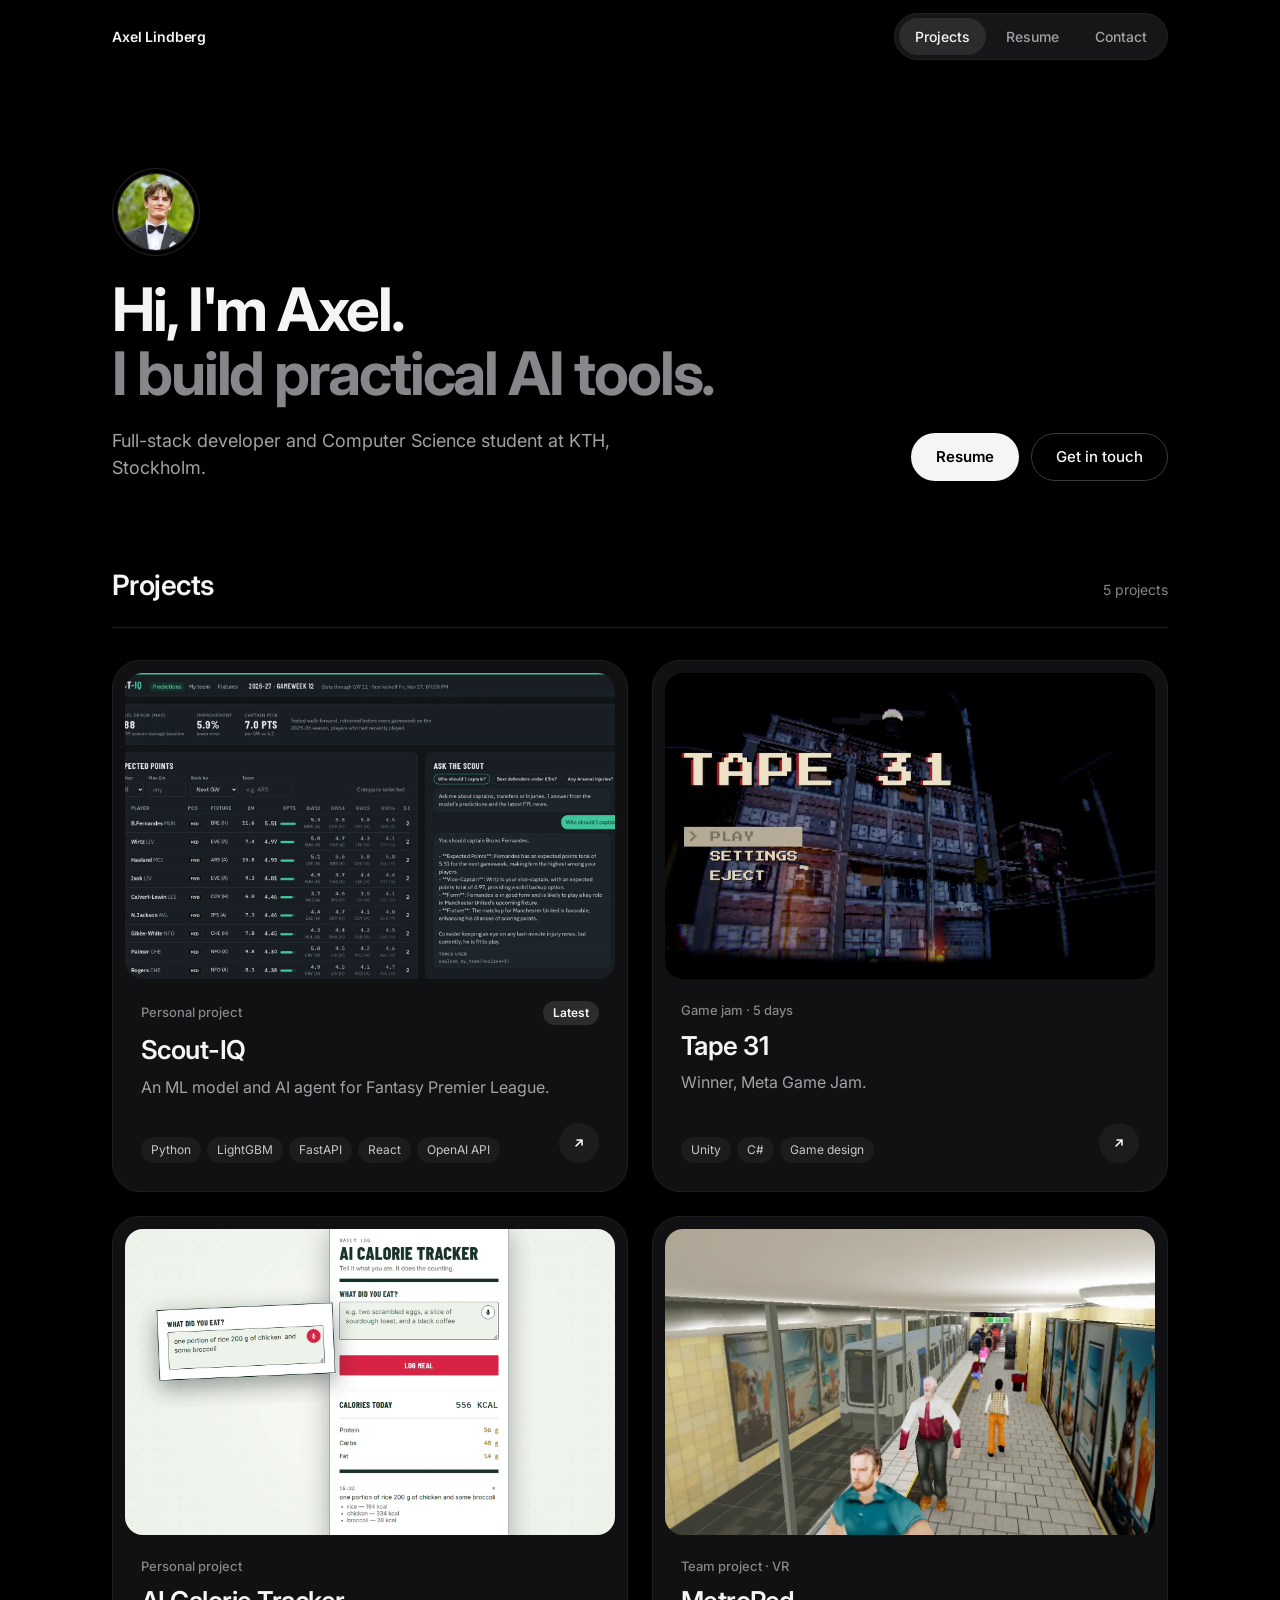
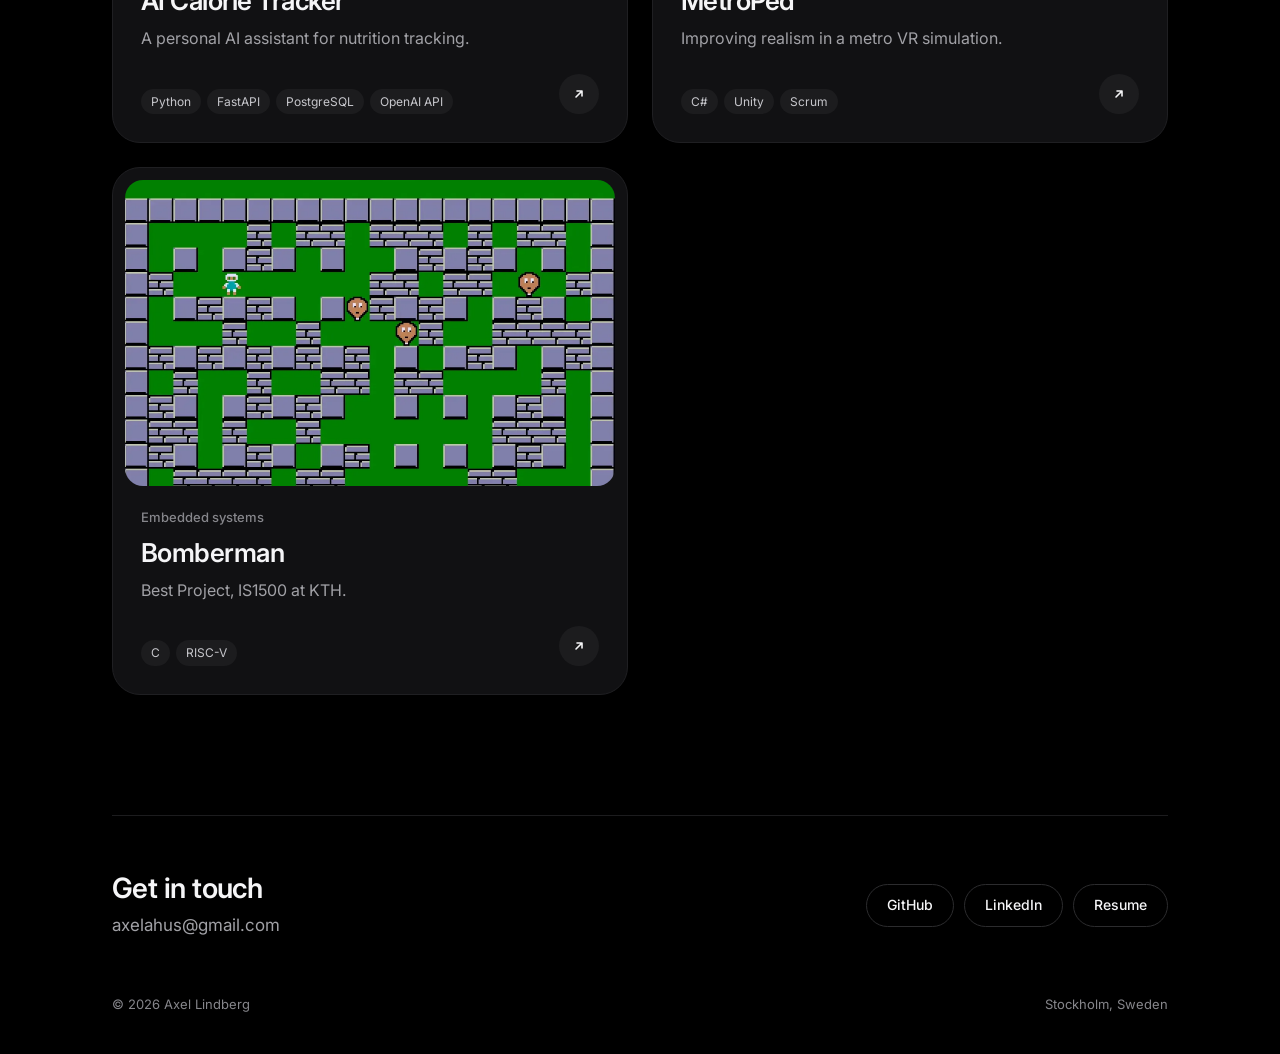
<file: index.html>
<!DOCTYPE html>
<html lang="en">
<head>
    <meta charset="UTF-8">
    <meta name="viewport" content="width=device-width, initial-scale=1.0">

    <!-- Google Analytics: see js/analytics.js -->
    <script src="js/analytics.js"></script>

    <title>Axel Lindberg — Full-Stack Developer</title>
    <meta name="description" content="Axel Lindberg is a Full-Stack Developer and M.Sc. Computer Science student at KTH in Stockholm, building practical AI and ML solutions for real-world problems.">

    <meta property="og:type" content="website">
    <meta property="og:title" content="Axel Lindberg — Full-Stack Developer">
    <meta property="og:description" content="Full-Stack Developer and M.Sc. Computer Science student at KTH, building practical AI and ML solutions.">
    <meta property="og:url" content="https://axel-lindberg.github.io/Portfolio/">
    <meta property="og:image" content="https://axel-lindberg.github.io/Portfolio/images/ai-calorie-tracker.webp">
    <meta name="twitter:card" content="summary">
    <meta name="theme-color" content="#000000">

    <link rel="icon" href="images/favicon.svg" type="image/svg+xml">

    <link rel="preconnect" href="https://fonts.googleapis.com">
    <link rel="preconnect" href="https://fonts.gstatic.com" crossorigin>
    <link href="https://fonts.googleapis.com/css2?family=Inter:wght@400;500;600;700&display=swap" rel="stylesheet">

    <link rel="stylesheet" href="styles.css">
</head>
<body>
    <header class="container">
        <nav class="site-nav" aria-label="Main">
            <a href="index.html" class="brand">Axel Lindberg</a>
            <ul class="pill-nav">
                <li><a href="#projects" class="is-active">Projects</a></li>
                <li><a href="resume/Axel_Lindberg_Resume.pdf" target="_blank" rel="noopener noreferrer">Resume</a></li>
                <li><a href="#contact">Contact</a></li>
            </ul>
        </nav>
    </header>

    <main class="container">
        <section class="hero" aria-labelledby="hero-title">
            <div class="hero-text">
                <img class="headshot" src="images/hero-headshot.webp" alt="Portrait of Axel Lindberg" width="76" height="76">
                <h1 id="hero-title">Hi, I'm Axel.<br><span class="muted">I build practical AI tools.</span></h1>
                <p class="hero-sub">Full-stack developer and Computer Science student at KTH, Stockholm.</p>
            </div>
            <div class="hero-actions">
                <a href="resume/Axel_Lindberg_Resume.pdf" target="_blank" rel="noopener noreferrer" class="btn btn-primary">Resume</a>
                <a href="mailto:axelahus@gmail.com" class="btn btn-secondary">Get in touch</a>
            </div>
        </section>

        <section id="projects" class="projects" aria-labelledby="projects-title">
            <div class="section-head">
                <h2 id="projects-title">Projects</h2>
                <span class="count" data-project-count>5 projects</span>
            </div>

            <div class="project-grid">
                <a href="projects/scout-iq.html" class="card">
                    <div class="card-media">
                        <img src="images/scout-iq.webp" alt="Scout-IQ predictions table with the AI agent answering &quot;Who should I captain?&quot;" width="1600" height="900">
                    </div>
                    <div class="card-body">
                        <div class="label-row">
                            <span class="label">Personal project</span>
                            <span class="badge">Latest</span>
                        </div>
                        <h3>Scout-IQ</h3>
                        <p class="card-desc">An ML model and AI agent for Fantasy Premier League.</p>
                        <div class="card-foot">
                            <ul class="tags" aria-label="Technologies">
                                <li>Python</li>
                                <li>LightGBM</li>
                                <li>FastAPI</li>
                                <li>React</li>
                                <li>OpenAI API</li>
                            </ul>
                            <span class="arrow-btn" aria-hidden="true">
                                <svg class="icon" viewBox="0 0 16 16" fill="none" stroke="currentColor" stroke-width="1.6" stroke-linecap="round" stroke-linejoin="round"><path d="M5 11L11 5M6 5h5v5"/></svg>
                            </span>
                        </div>
                    </div>
                </a>

                <a href="projects/tape31.html" class="card">
                    <div class="card-media">
                        <img src="images/tape31.webp" alt="Tape 31 title card over a flashlight beam on a VHS camcorder feed" width="1280" height="800">
                    </div>
                    <div class="card-body">
                        <div class="label-row">
                            <span class="label">Game jam · 5 days</span>
                        </div>
                        <h3>Tape 31</h3>
                        <p class="card-desc">Winner, Meta Game Jam.</p>
                        <div class="card-foot">
                            <ul class="tags" aria-label="Technologies">
                                <li>Unity</li>
                                <li>C#</li>
                                <li>Game design</li>
                            </ul>
                            <span class="arrow-btn" aria-hidden="true">
                                <svg class="icon" viewBox="0 0 16 16" fill="none" stroke="currentColor" stroke-width="1.6" stroke-linecap="round" stroke-linejoin="round"><path d="M5 11L11 5M6 5h5v5"/></svg>
                            </span>
                        </div>
                    </div>
                </a>

                <a href="projects/ai_calorie_tracker.html" class="card">
                    <div class="card-media">
                        <img src="images/ai-calorie-tracker.webp" alt="The AI Calorie Tracker showing a day's meal log with calorie and macro totals" width="1280" height="800">
                    </div>
                    <div class="card-body">
                        <div class="label-row">
                            <span class="label">Personal project</span>
                        </div>
                        <h3>AI Calorie Tracker</h3>
                        <p class="card-desc">A personal AI assistant for nutrition tracking.</p>
                        <div class="card-foot">
                            <ul class="tags" aria-label="Technologies">
                                <li>Python</li>
                                <li>FastAPI</li>
                                <li>PostgreSQL</li>
                                <li>OpenAI API</li>
                            </ul>
                            <span class="arrow-btn" aria-hidden="true">
                                <svg class="icon" viewBox="0 0 16 16" fill="none" stroke="currentColor" stroke-width="1.6" stroke-linecap="round" stroke-linejoin="round"><path d="M5 11L11 5M6 5h5v5"/></svg>
                            </span>
                        </div>
                    </div>
                </a>

                <a href="projects/metroped.html" class="card">
                    <div class="card-media">
                        <img src="images/metroped.webp" alt="A Stockholm metro station platform rendered in the MetroPed VR simulation" width="1280" height="800" loading="lazy">
                    </div>
                    <div class="card-body">
                        <div class="label-row">
                            <span class="label">Team project · VR</span>
                        </div>
                        <h3>MetroPed</h3>
                        <p class="card-desc">Improving realism in a metro VR simulation.</p>
                        <div class="card-foot">
                            <ul class="tags" aria-label="Technologies">
                                <li>C#</li>
                                <li>Unity</li>
                                <li>Scrum</li>
                            </ul>
                            <span class="arrow-btn" aria-hidden="true">
                                <svg class="icon" viewBox="0 0 16 16" fill="none" stroke="currentColor" stroke-width="1.6" stroke-linecap="round" stroke-linejoin="round"><path d="M5 11L11 5M6 5h5v5"/></svg>
                            </span>
                        </div>
                    </div>
                </a>

                <a href="projects/bomberman.html" class="card">
                    <div class="card-media">
                        <img src="images/bomberman_image1.webp" alt="Bomberman running on the DE10-Lite board" width="1280" height="800" loading="lazy">
                    </div>
                    <div class="card-body">
                        <div class="label-row">
                            <span class="label">Embedded systems</span>
                        </div>
                        <h3>Bomberman</h3>
                        <p class="card-desc">Best Project, IS1500 at KTH.</p>
                        <div class="card-foot">
                            <ul class="tags" aria-label="Technologies">
                                <li>C</li>
                                <li>RISC-V</li>
                            </ul>
                            <span class="arrow-btn" aria-hidden="true">
                                <svg class="icon" viewBox="0 0 16 16" fill="none" stroke="currentColor" stroke-width="1.6" stroke-linecap="round" stroke-linejoin="round"><path d="M5 11L11 5M6 5h5v5"/></svg>
                            </span>
                        </div>
                    </div>
                </a>
            </div>
        </section>

        <section id="contact" class="contact" aria-labelledby="contact-title">
            <div class="contact-text">
                <h2 id="contact-title">Get in touch</h2>
                <a href="mailto:axelahus@gmail.com" class="contact-email">axelahus@gmail.com</a>
            </div>
            <div class="contact-links">
                <a href="https://github.com/axel-lindberg" target="_blank" rel="noopener noreferrer" class="btn btn-small">GitHub</a>
                <a href="https://www.linkedin.com/in/axellindberg" target="_blank" rel="noopener noreferrer" class="btn btn-small">LinkedIn</a>
                <a href="resume/Axel_Lindberg_Resume.pdf" target="_blank" rel="noopener noreferrer" class="btn btn-small">Resume</a>
            </div>
        </section>
    </main>

    <footer class="container">
        <div class="site-footer">
            <span>&copy; 2026 Axel Lindberg</span>
            <span>Stockholm, Sweden</span>
        </div>
    </footer>

    <script>
    // Keep the project count in sync with the number of cards
    (function () {
        var n = document.querySelectorAll('.project-grid .card').length;
        var el = document.querySelector('[data-project-count]');
        if (el) el.textContent = n + (n === 1 ? ' project' : ' projects');
    })();
    </script>
</body>
</html>
</file>
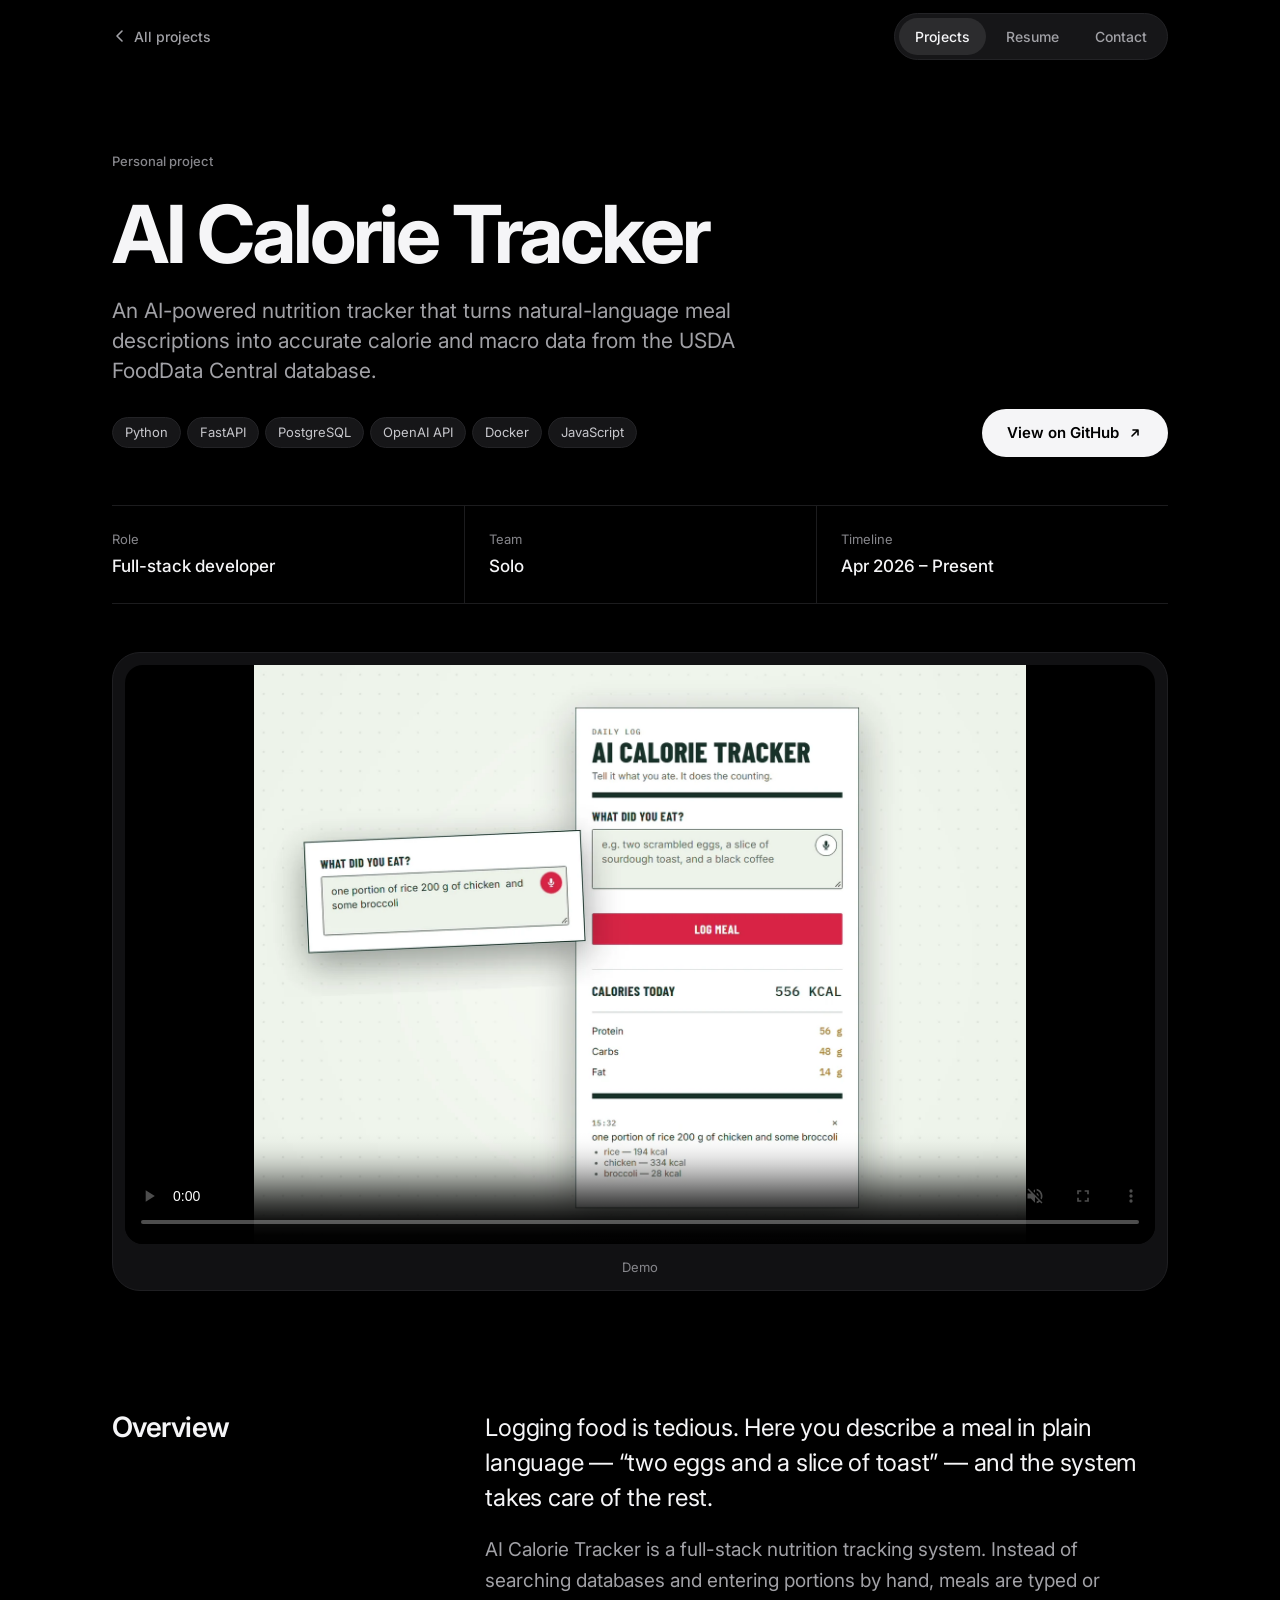
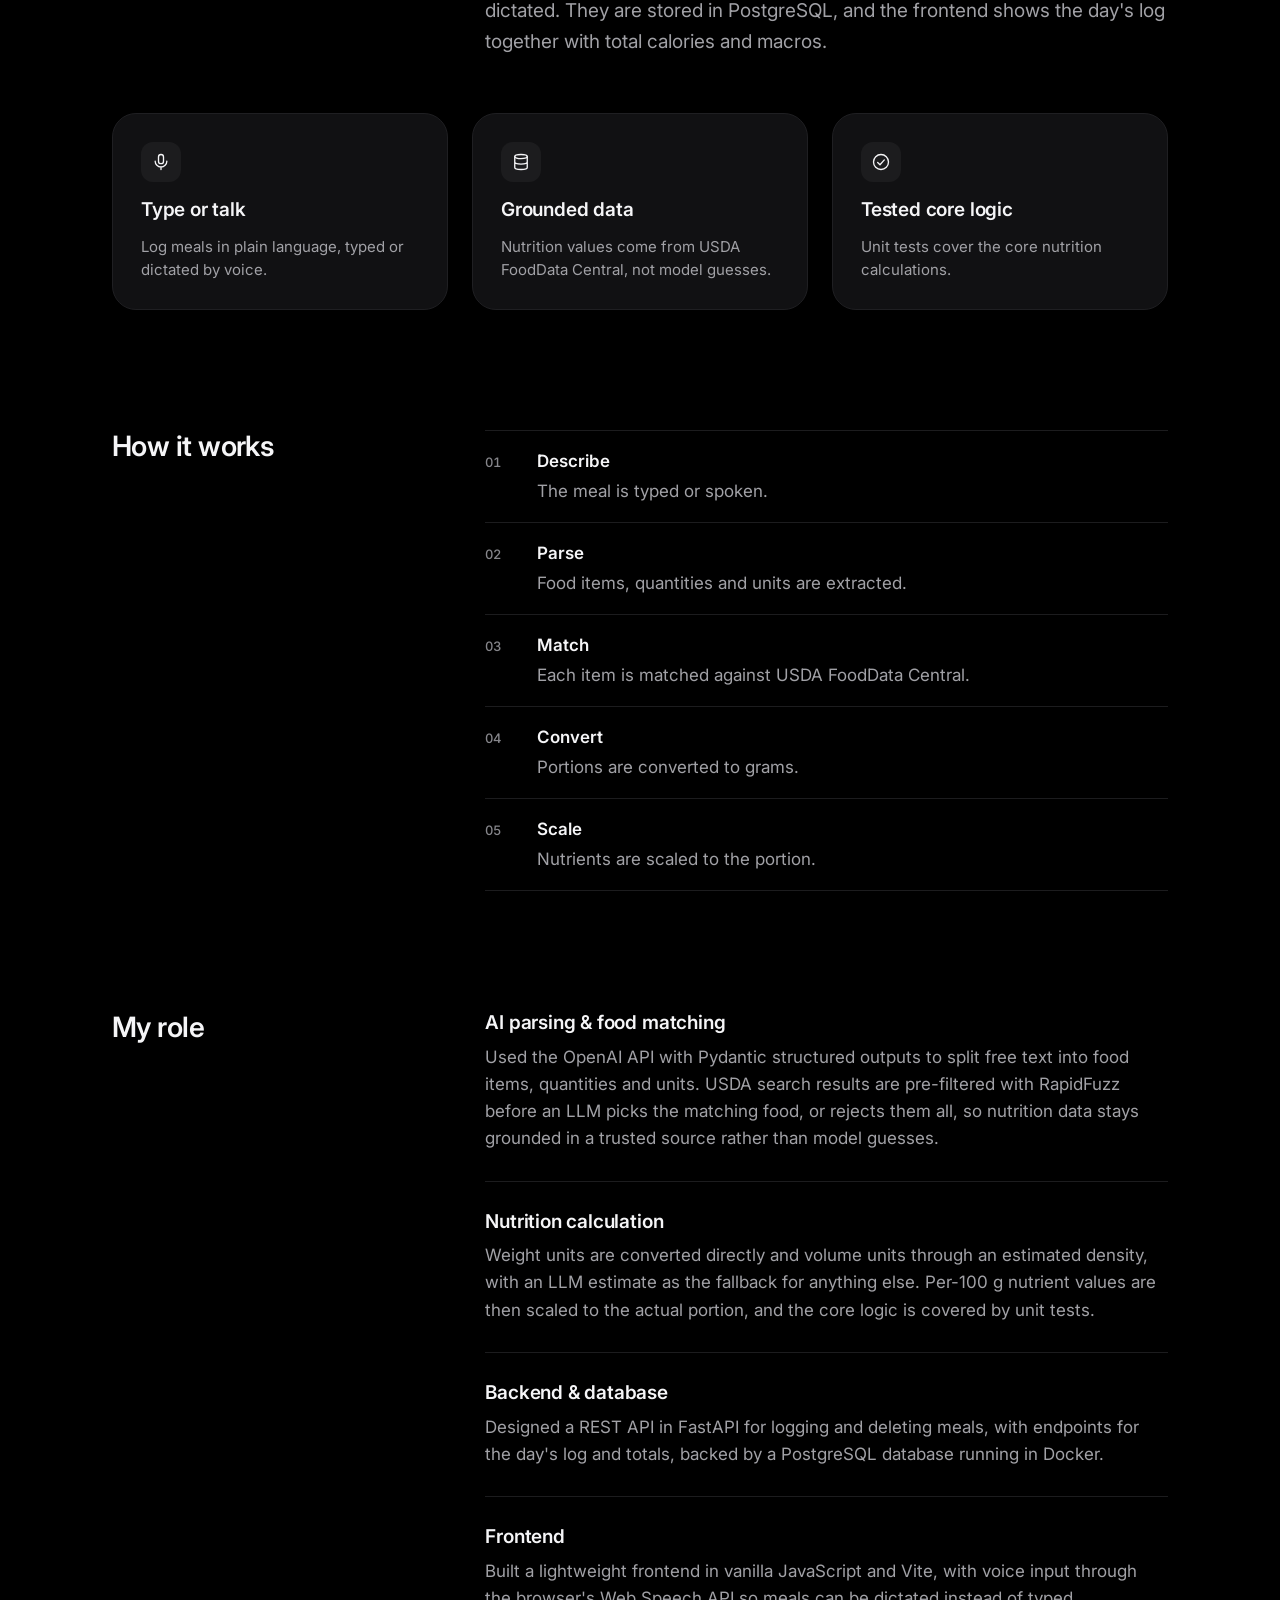
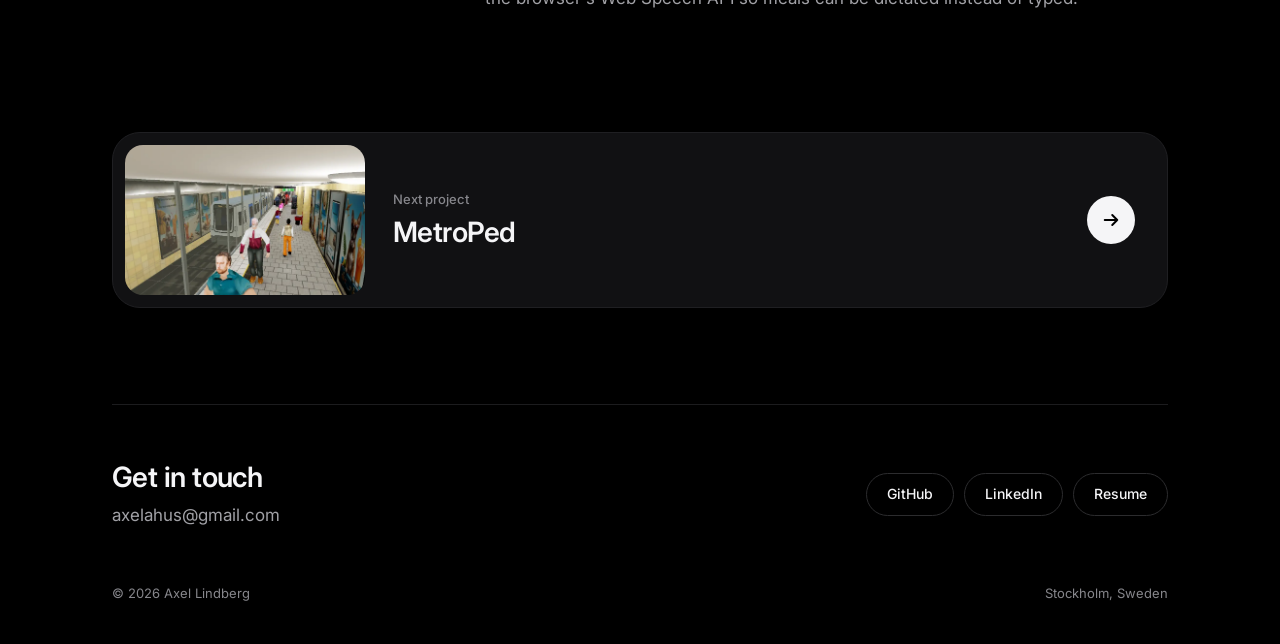
<file: projects/ai_calorie_tracker.html>
<!DOCTYPE html>
<html lang="en">
<head>
    <meta charset="UTF-8">
    <meta name="viewport" content="width=device-width, initial-scale=1.0">

    <!-- Google Analytics: see js/analytics.js -->
    <script src="../js/analytics.js"></script>

    <title>AI Calorie Tracker — Axel Lindberg</title>
    <meta name="description" content="AI Calorie Tracker: a full-stack nutrition tracker that turns natural-language meal descriptions into calorie and macro data from USDA FoodData Central.">

    <meta property="og:type" content="article">
    <meta property="og:title" content="AI Calorie Tracker — Axel Lindberg">
    <meta property="og:description" content="An AI-powered nutrition tracker that turns natural-language meal descriptions into accurate calorie and macro data.">
    <meta property="og:url" content="https://axel-lindberg.github.io/Portfolio/projects/ai_calorie_tracker.html">
    <meta property="og:image" content="https://axel-lindberg.github.io/Portfolio/images/ai-calorie-tracker.webp">
    <meta name="twitter:card" content="summary_large_image">
    <meta name="theme-color" content="#000000">

    <link rel="icon" href="../images/favicon.svg" type="image/svg+xml">

    <link rel="preconnect" href="https://fonts.googleapis.com">
    <link rel="preconnect" href="https://fonts.gstatic.com" crossorigin>
    <link href="https://fonts.googleapis.com/css2?family=Inter:wght@400;500;600;700&display=swap" rel="stylesheet">

    <link rel="stylesheet" href="../styles.css">
</head>
<body>
    <header class="container">
        <nav class="site-nav" aria-label="Main">
            <a href="../index.html#projects" class="back-link">
                <svg class="icon" viewBox="0 0 16 16" fill="none" stroke="currentColor" stroke-width="1.6" stroke-linecap="round" stroke-linejoin="round" aria-hidden="true"><path d="M10 3L5 8l5 5"/></svg>
                <span>All projects</span>
            </a>
            <ul class="pill-nav">
                <li><a href="../index.html#projects" class="is-active">Projects</a></li>
                <li><a href="../resume/Axel_Lindberg_Resume.pdf" target="_blank" rel="noopener noreferrer">Resume</a></li>
                <li><a href="#contact">Contact</a></li>
            </ul>
        </nav>
    </header>

    <main class="container">
        <header class="project-header">
            <div class="label-row start">
                <span class="label">Personal project</span>
            </div>
            <h1>AI Calorie Tracker</h1>
            <p class="project-intro">
                An AI-powered nutrition tracker that turns natural-language meal descriptions
                into accurate calorie and macro data from the USDA FoodData Central database.
            </p>
            <div class="header-row">
                <ul class="tags tags-lg" aria-label="Technologies">
                    <li>Python</li>
                    <li>FastAPI</li>
                    <li>PostgreSQL</li>
                    <li>OpenAI API</li>
                    <li>Docker</li>
                    <li>JavaScript</li>
                </ul>
                <div class="header-actions">
                    <a href="https://github.com/axel-lindberg/AI-Calorie-Tracker" target="_blank" rel="noopener noreferrer" class="btn btn-primary">
                        <span>View on GitHub</span>
                        <svg class="icon" viewBox="0 0 16 16" fill="none" stroke="currentColor" stroke-width="1.6" stroke-linecap="round" stroke-linejoin="round" aria-hidden="true"><path d="M5 11L11 5M6 5h5v5"/></svg>
                    </a>
                </div>
            </div>
        </header>

        <dl class="facts">
            <div><dt>Role</dt><dd>Full-stack developer</dd></div>
            <div><dt>Team</dt><dd>Solo</dd></div>
            <div><dt>Timeline</dt><dd>Apr 2026 – Present</dd></div>
        </dl>

        <figure class="media-frame">
            <video controls muted playsinline preload="metadata" poster="../images/ai-calorie-tracker.webp">
                <source src="../videos/AI-Calorie-Tracker-Demo_720.mp4" type="video/mp4">
                Your browser does not support the video tag.
            </video>
            <figcaption class="media-caption">Demo</figcaption>
        </figure>

        <section class="split" aria-labelledby="overview-title">
            <h2 id="overview-title">Overview</h2>
            <div class="split-body">
                <p class="lead">Logging food is tedious. Here you describe a meal in plain language — “two eggs and a slice of toast” — and the system takes care of the rest.</p>
                <p class="body-text">AI Calorie Tracker is a full-stack nutrition tracking system. Instead of searching databases and entering portions by hand, meals are typed or dictated. They are stored in PostgreSQL, and the frontend shows the day's log together with total calories and macros.</p>
            </div>
        </section>

        <section class="features" aria-label="Highlights">
            <article class="feature">
                <span class="feature-icon" aria-hidden="true">
                    <svg class="icon-20" viewBox="0 0 24 24" fill="none" stroke="currentColor" stroke-width="1.6" stroke-linecap="round" stroke-linejoin="round"><rect x="9" y="3" width="6" height="11" rx="3"/><path d="M5 11a7 7 0 0 0 14 0M12 18v3"/></svg>
                </span>
                <h3>Type or talk</h3>
                <p>Log meals in plain language, typed or dictated by voice.</p>
            </article>
            <article class="feature">
                <span class="feature-icon" aria-hidden="true">
                    <svg class="icon-20" viewBox="0 0 24 24" fill="none" stroke="currentColor" stroke-width="1.6" stroke-linecap="round" stroke-linejoin="round"><ellipse cx="12" cy="5.5" rx="7.5" ry="2.5"/><path d="M4.5 5.5v13c0 1.4 3.4 2.5 7.5 2.5s7.5-1.1 7.5-2.5v-13M4.5 12c0 1.4 3.4 2.5 7.5 2.5s7.5-1.1 7.5-2.5"/></svg>
                </span>
                <h3>Grounded data</h3>
                <p>Nutrition values come from USDA FoodData Central, not model guesses.</p>
            </article>
            <article class="feature">
                <span class="feature-icon" aria-hidden="true">
                    <svg class="icon-20" viewBox="0 0 24 24" fill="none" stroke="currentColor" stroke-width="1.6" stroke-linecap="round" stroke-linejoin="round"><circle cx="12" cy="12" r="9"/><path d="M8 12.5l2.8 2.8L16 9.5"/></svg>
                </span>
                <h3>Tested core logic</h3>
                <p>Unit tests cover the core nutrition calculations.</p>
            </article>
        </section>

        <section class="split" aria-labelledby="how-title">
            <h2 id="how-title">How it works</h2>
            <ol class="steps">
                <li><strong>Describe</strong><span>The meal is typed or spoken.</span></li>
                <li><strong>Parse</strong><span>Food items, quantities and units are extracted.</span></li>
                <li><strong>Match</strong><span>Each item is matched against USDA FoodData Central.</span></li>
                <li><strong>Convert</strong><span>Portions are converted to grams.</span></li>
                <li><strong>Scale</strong><span>Nutrients are scaled to the portion.</span></li>
            </ol>
        </section>

        <section class="split" aria-labelledby="role-title">
            <h2 id="role-title">My role</h2>
            <div class="stack">
                <div>
                    <h3>AI parsing &amp; food matching</h3>
                    <p>Used the OpenAI API with Pydantic structured outputs to split free text into food items, quantities and units. USDA search results are pre-filtered with RapidFuzz before an LLM picks the matching food, or rejects them all, so nutrition data stays grounded in a trusted source rather than model guesses.</p>
                </div>
                <div>
                    <h3>Nutrition calculation</h3>
                    <p>Weight units are converted directly and volume units through an estimated density, with an LLM estimate as the fallback for anything else. Per-100 g nutrient values are then scaled to the actual portion, and the core logic is covered by unit tests.</p>
                </div>
                <div>
                    <h3>Backend &amp; database</h3>
                    <p>Designed a REST API in FastAPI for logging and deleting meals, with endpoints for the day's log and totals, backed by a PostgreSQL database running in Docker.</p>
                </div>
                <div>
                    <h3>Frontend</h3>
                    <p>Built a lightweight frontend in vanilla JavaScript and Vite, with voice input through the browser's Web Speech API so meals can be dictated instead of typed.</p>
                </div>
            </div>
        </section>

        <nav class="next" aria-label="Next project">
            <a href="metroped.html" class="next-card">
                <span class="next-thumb"><img src="../images/metroped.webp" alt="" width="1280" height="800" loading="lazy"></span>
                <span class="next-text">
                    <span class="label">Next project</span>
                    <span class="next-title">MetroPed</span>
                </span>
                <span class="next-arrow" aria-hidden="true">
                    <svg class="icon" viewBox="0 0 16 16" fill="none" stroke="currentColor" stroke-width="1.6" stroke-linecap="round" stroke-linejoin="round"><path d="M3 8h10M9 4l4 4-4 4"/></svg>
                </span>
            </a>
        </nav>

        <section id="contact" class="contact" aria-labelledby="contact-title">
            <div class="contact-text">
                <h2 id="contact-title">Get in touch</h2>
                <a href="mailto:axelahus@gmail.com" class="contact-email">axelahus@gmail.com</a>
            </div>
            <div class="contact-links">
                <a href="https://github.com/axel-lindberg" target="_blank" rel="noopener noreferrer" class="btn btn-small">GitHub</a>
                <a href="https://www.linkedin.com/in/axellindberg" target="_blank" rel="noopener noreferrer" class="btn btn-small">LinkedIn</a>
                <a href="../resume/Axel_Lindberg_Resume.pdf" target="_blank" rel="noopener noreferrer" class="btn btn-small">Resume</a>
            </div>
        </section>
    </main>

    <footer class="container">
        <div class="site-footer">
            <span>&copy; 2026 Axel Lindberg</span>
            <span>Stockholm, Sweden</span>
        </div>
    </footer>
</body>
</html>
</file>
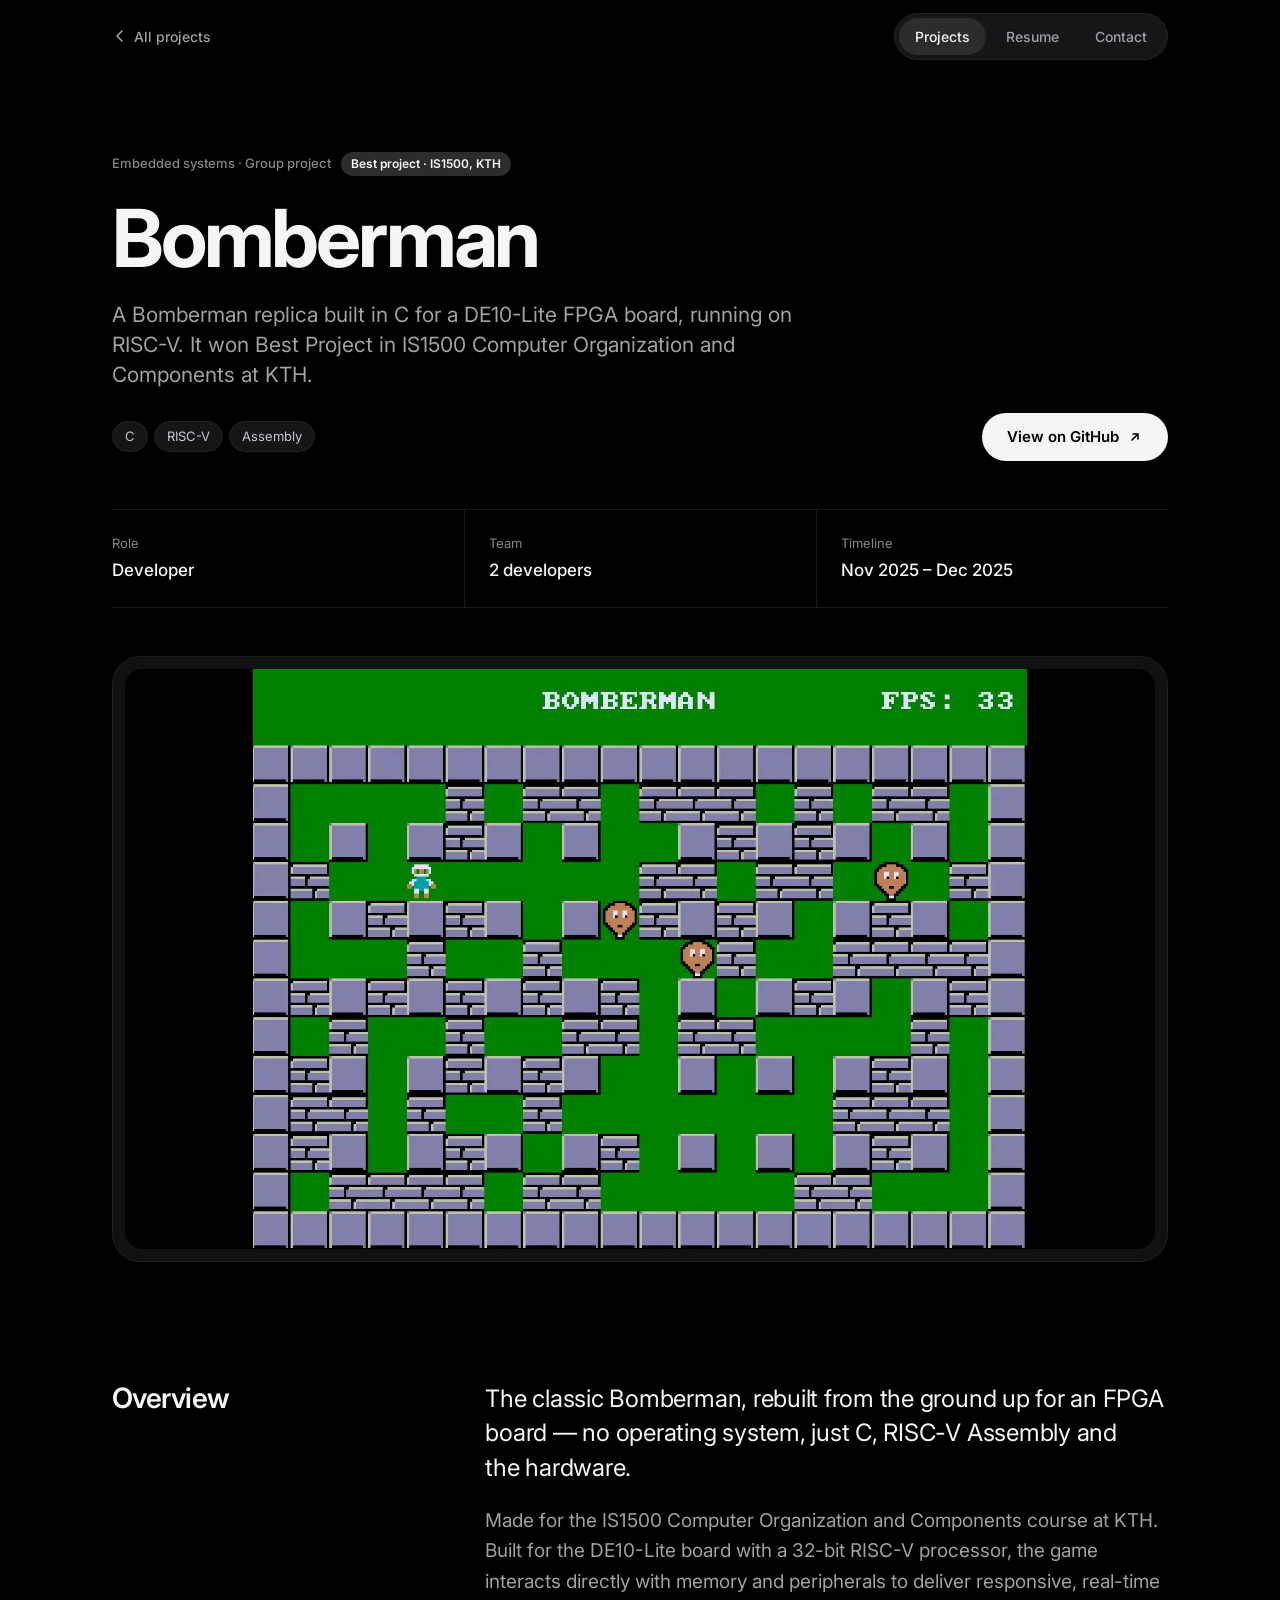
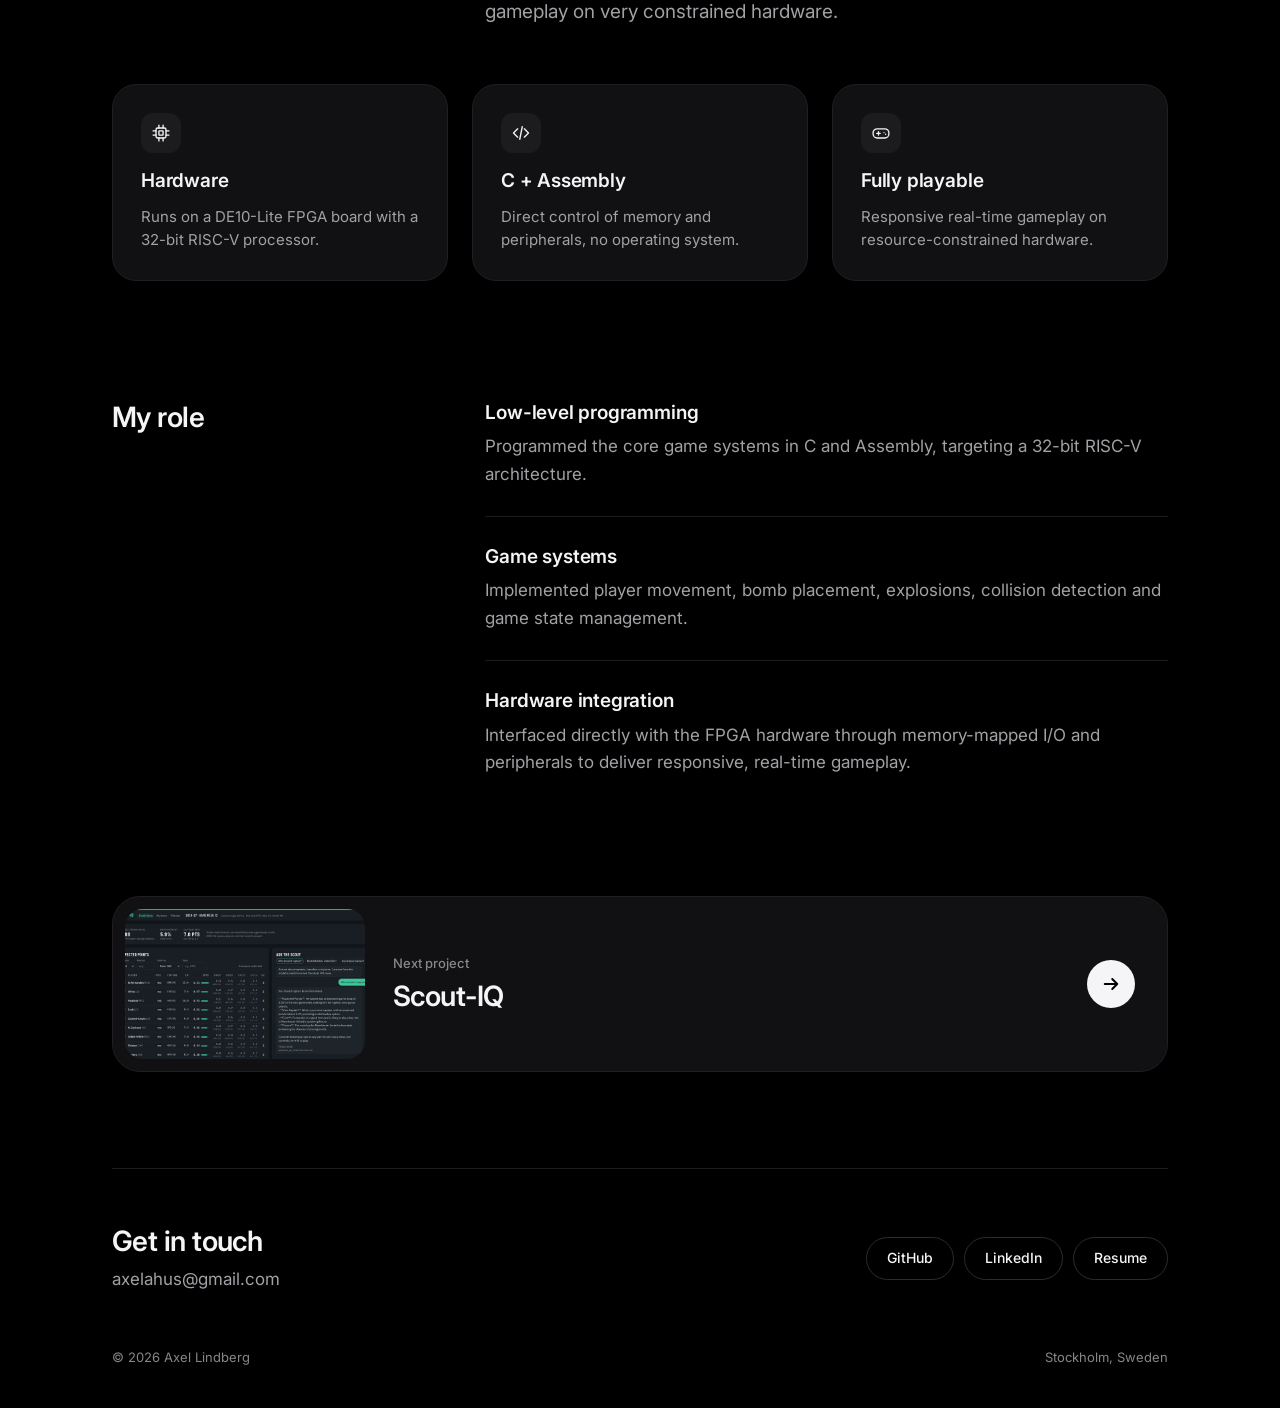
<file: projects/bomberman.html>
<!DOCTYPE html>
<html lang="en">
<head>
    <meta charset="UTF-8">
    <meta name="viewport" content="width=device-width, initial-scale=1.0">

    <!-- Google Analytics: see js/analytics.js -->
    <script src="../js/analytics.js"></script>

    <title>Bomberman — Axel Lindberg</title>
    <meta name="description" content="Bomberman: an award-winning Bomberman replica built in C and RISC-V Assembly for a DE10-Lite FPGA board.">

    <meta property="og:type" content="article">
    <meta property="og:title" content="Bomberman — Axel Lindberg">
    <meta property="og:description" content="A Bomberman replica built in C for a DE10-Lite FPGA board, running on RISC-V. Best Project in IS1500 at KTH.">
    <meta property="og:url" content="https://axel-lindberg.github.io/Portfolio/projects/bomberman.html">
    <meta property="og:image" content="https://axel-lindberg.github.io/Portfolio/images/bomberman_image1.webp">
    <meta name="twitter:card" content="summary_large_image">
    <meta name="theme-color" content="#000000">

    <link rel="icon" href="../images/favicon.svg" type="image/svg+xml">

    <link rel="preconnect" href="https://fonts.googleapis.com">
    <link rel="preconnect" href="https://fonts.gstatic.com" crossorigin>
    <link href="https://fonts.googleapis.com/css2?family=Inter:wght@400;500;600;700&display=swap" rel="stylesheet">

    <link rel="stylesheet" href="../styles.css">
</head>
<body>
    <header class="container">
        <nav class="site-nav" aria-label="Main">
            <a href="../index.html#projects" class="back-link">
                <svg class="icon" viewBox="0 0 16 16" fill="none" stroke="currentColor" stroke-width="1.6" stroke-linecap="round" stroke-linejoin="round" aria-hidden="true"><path d="M10 3L5 8l5 5"/></svg>
                <span>All projects</span>
            </a>
            <ul class="pill-nav">
                <li><a href="../index.html#projects" class="is-active">Projects</a></li>
                <li><a href="../resume/Axel_Lindberg_Resume.pdf" target="_blank" rel="noopener noreferrer">Resume</a></li>
                <li><a href="#contact">Contact</a></li>
            </ul>
        </nav>
    </header>

    <main class="container">
        <header class="project-header">
            <div class="label-row start">
                <span class="label">Embedded systems · Group project</span>
                <span class="badge">Best project · IS1500, KTH</span>
            </div>
            <h1>Bomberman</h1>
            <p class="project-intro">
                A Bomberman replica built in C for a DE10-Lite FPGA board, running on RISC-V.
                It won Best Project in IS1500 Computer Organization and Components at KTH.
            </p>
            <div class="header-row">
                <ul class="tags tags-lg" aria-label="Technologies">
                    <li>C</li>
                    <li>RISC-V</li>
                    <li>Assembly</li>
                </ul>
                <div class="header-actions">
                    <a href="https://github.com/axel-lindberg/Bomberman" target="_blank" rel="noopener noreferrer" class="btn btn-primary">
                        <span>View on GitHub</span>
                        <svg class="icon" viewBox="0 0 16 16" fill="none" stroke="currentColor" stroke-width="1.6" stroke-linecap="round" stroke-linejoin="round" aria-hidden="true"><path d="M5 11L11 5M6 5h5v5"/></svg>
                    </a>
                </div>
            </div>
        </header>

        <dl class="facts">
            <div><dt>Role</dt><dd>Developer</dd></div>
            <div><dt>Team</dt><dd>2 developers</dd></div>
            <div><dt>Timeline</dt><dd>Nov 2025 – Dec 2025</dd></div>
        </dl>

        <figure class="media-frame">
            <img src="../images/bomberman_image1.webp" alt="Bomberman running on the DE10-Lite board" width="1600" height="900">
        </figure>

        <section class="split" aria-labelledby="overview-title">
            <h2 id="overview-title">Overview</h2>
            <div class="split-body">
                <p class="lead">The classic Bomberman, rebuilt from the ground up for an FPGA board — no operating system, just C, RISC-V Assembly and the hardware.</p>
                <p class="body-text">Made for the IS1500 Computer Organization and Components course at KTH. Built for the DE10-Lite board with a 32-bit RISC-V processor, the game interacts directly with memory and peripherals to deliver responsive, real-time gameplay on very constrained hardware.</p>
            </div>
        </section>

        <section class="features" aria-label="Highlights">
            <article class="feature">
                <span class="feature-icon" aria-hidden="true">
                    <svg class="icon-20" viewBox="0 0 24 24" fill="none" stroke="currentColor" stroke-width="1.6" stroke-linecap="round" stroke-linejoin="round"><rect x="6" y="6" width="12" height="12" rx="2"/><rect x="9.5" y="9.5" width="5" height="5" rx="0.5"/><path d="M9.5 2.5V6M14.5 2.5V6M9.5 18v3.5M14.5 18v3.5M2.5 9.5H6M2.5 14.5H6M18 9.5h3.5M18 14.5h3.5"/></svg>
                </span>
                <h3>Hardware</h3>
                <p>Runs on a DE10-Lite FPGA board with a 32-bit RISC-V processor.</p>
            </article>
            <article class="feature">
                <span class="feature-icon" aria-hidden="true">
                    <svg class="icon-20" viewBox="0 0 24 24" fill="none" stroke="currentColor" stroke-width="1.6" stroke-linecap="round" stroke-linejoin="round"><path d="M8 7l-5 5 5 5M16 7l5 5-5 5M13.5 4.5l-3 15"/></svg>
                </span>
                <h3>C + Assembly</h3>
                <p>Direct control of memory and peripherals, no operating system.</p>
            </article>
            <article class="feature">
                <span class="feature-icon" aria-hidden="true">
                    <svg class="icon-20" viewBox="0 0 24 24" fill="none" stroke="currentColor" stroke-width="1.6" stroke-linecap="round" stroke-linejoin="round"><rect x="2.5" y="7" width="19" height="11" rx="5"/><path d="M7 12.5h4M9 10.5v4M15.5 11.5h.01M17.5 13.5h.01"/></svg>
                </span>
                <h3>Fully playable</h3>
                <p>Responsive real-time gameplay on resource-constrained hardware.</p>
            </article>
        </section>

        <section class="split" aria-labelledby="role-title">
            <h2 id="role-title">My role</h2>
            <div class="stack">
                <div>
                    <h3>Low-level programming</h3>
                    <p>Programmed the core game systems in C and Assembly, targeting a 32-bit RISC-V architecture.</p>
                </div>
                <div>
                    <h3>Game systems</h3>
                    <p>Implemented player movement, bomb placement, explosions, collision detection and game state management.</p>
                </div>
                <div>
                    <h3>Hardware integration</h3>
                    <p>Interfaced directly with the FPGA hardware through memory-mapped I/O and peripherals to deliver responsive, real-time gameplay.</p>
                </div>
            </div>
        </section>

        <nav class="next" aria-label="Next project">
            <a href="scout-iq.html" class="next-card">
                <span class="next-thumb"><img src="../images/scout-iq.webp" alt="" width="1600" height="900" loading="lazy"></span>
                <span class="next-text">
                    <span class="label">Next project</span>
                    <span class="next-title">Scout-IQ</span>
                </span>
                <span class="next-arrow" aria-hidden="true">
                    <svg class="icon" viewBox="0 0 16 16" fill="none" stroke="currentColor" stroke-width="1.6" stroke-linecap="round" stroke-linejoin="round"><path d="M3 8h10M9 4l4 4-4 4"/></svg>
                </span>
            </a>
        </nav>

        <section id="contact" class="contact" aria-labelledby="contact-title">
            <div class="contact-text">
                <h2 id="contact-title">Get in touch</h2>
                <a href="mailto:axelahus@gmail.com" class="contact-email">axelahus@gmail.com</a>
            </div>
            <div class="contact-links">
                <a href="https://github.com/axel-lindberg" target="_blank" rel="noopener noreferrer" class="btn btn-small">GitHub</a>
                <a href="https://www.linkedin.com/in/axellindberg" target="_blank" rel="noopener noreferrer" class="btn btn-small">LinkedIn</a>
                <a href="../resume/Axel_Lindberg_Resume.pdf" target="_blank" rel="noopener noreferrer" class="btn btn-small">Resume</a>
            </div>
        </section>
    </main>

    <footer class="container">
        <div class="site-footer">
            <span>&copy; 2026 Axel Lindberg</span>
            <span>Stockholm, Sweden</span>
        </div>
    </footer>
</body>
</html>
</file>
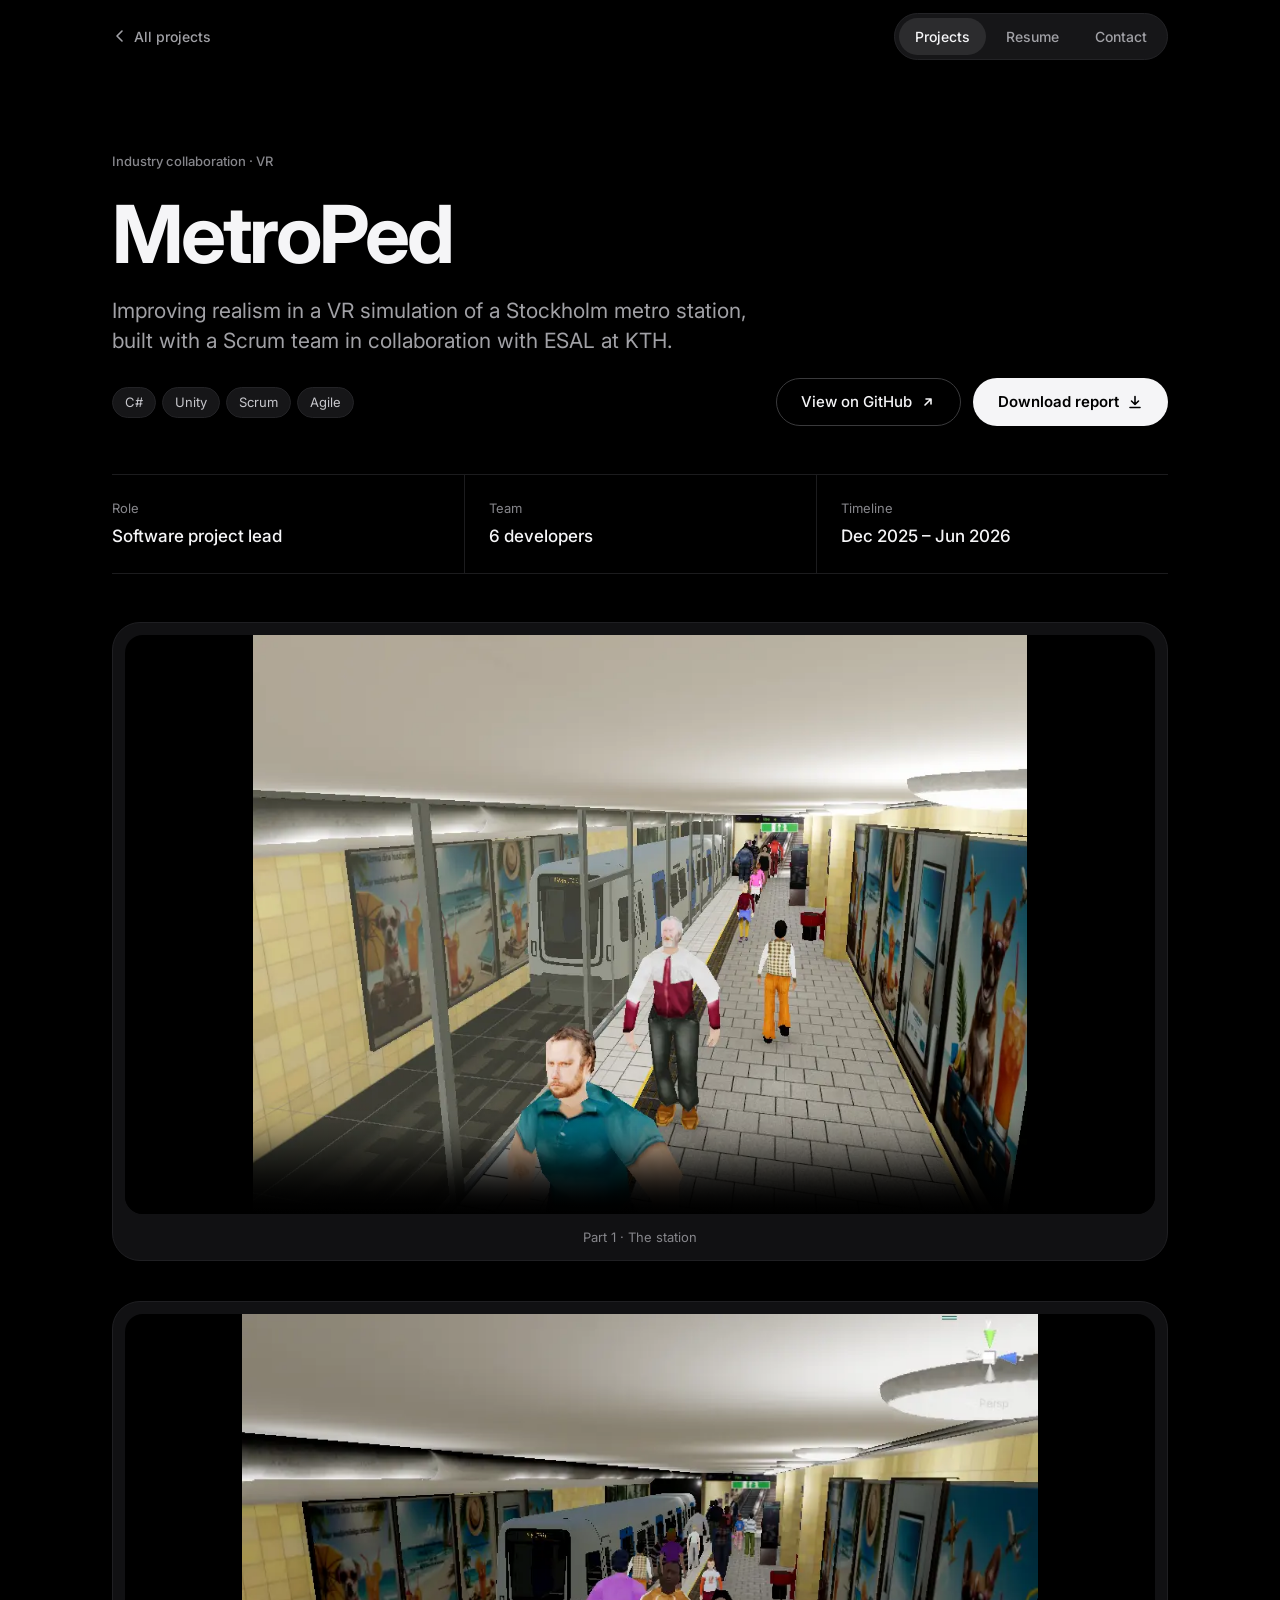
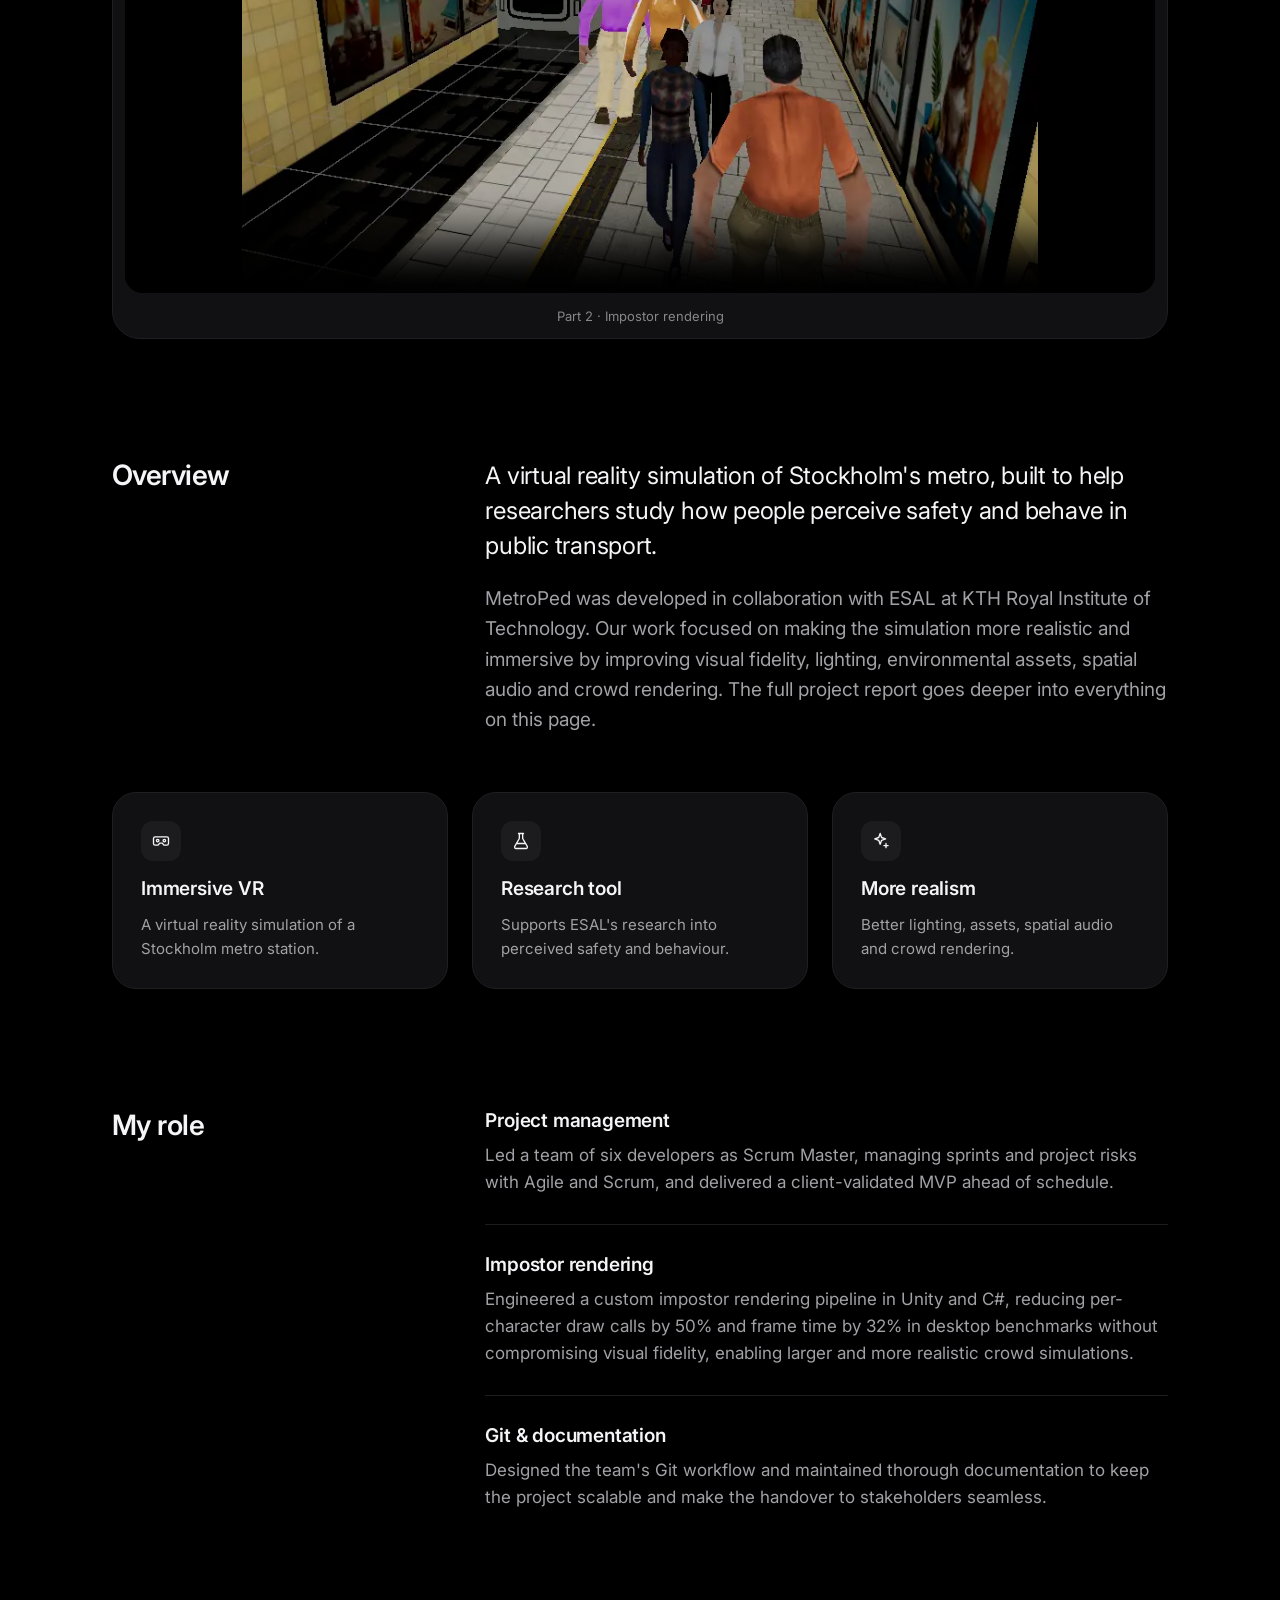
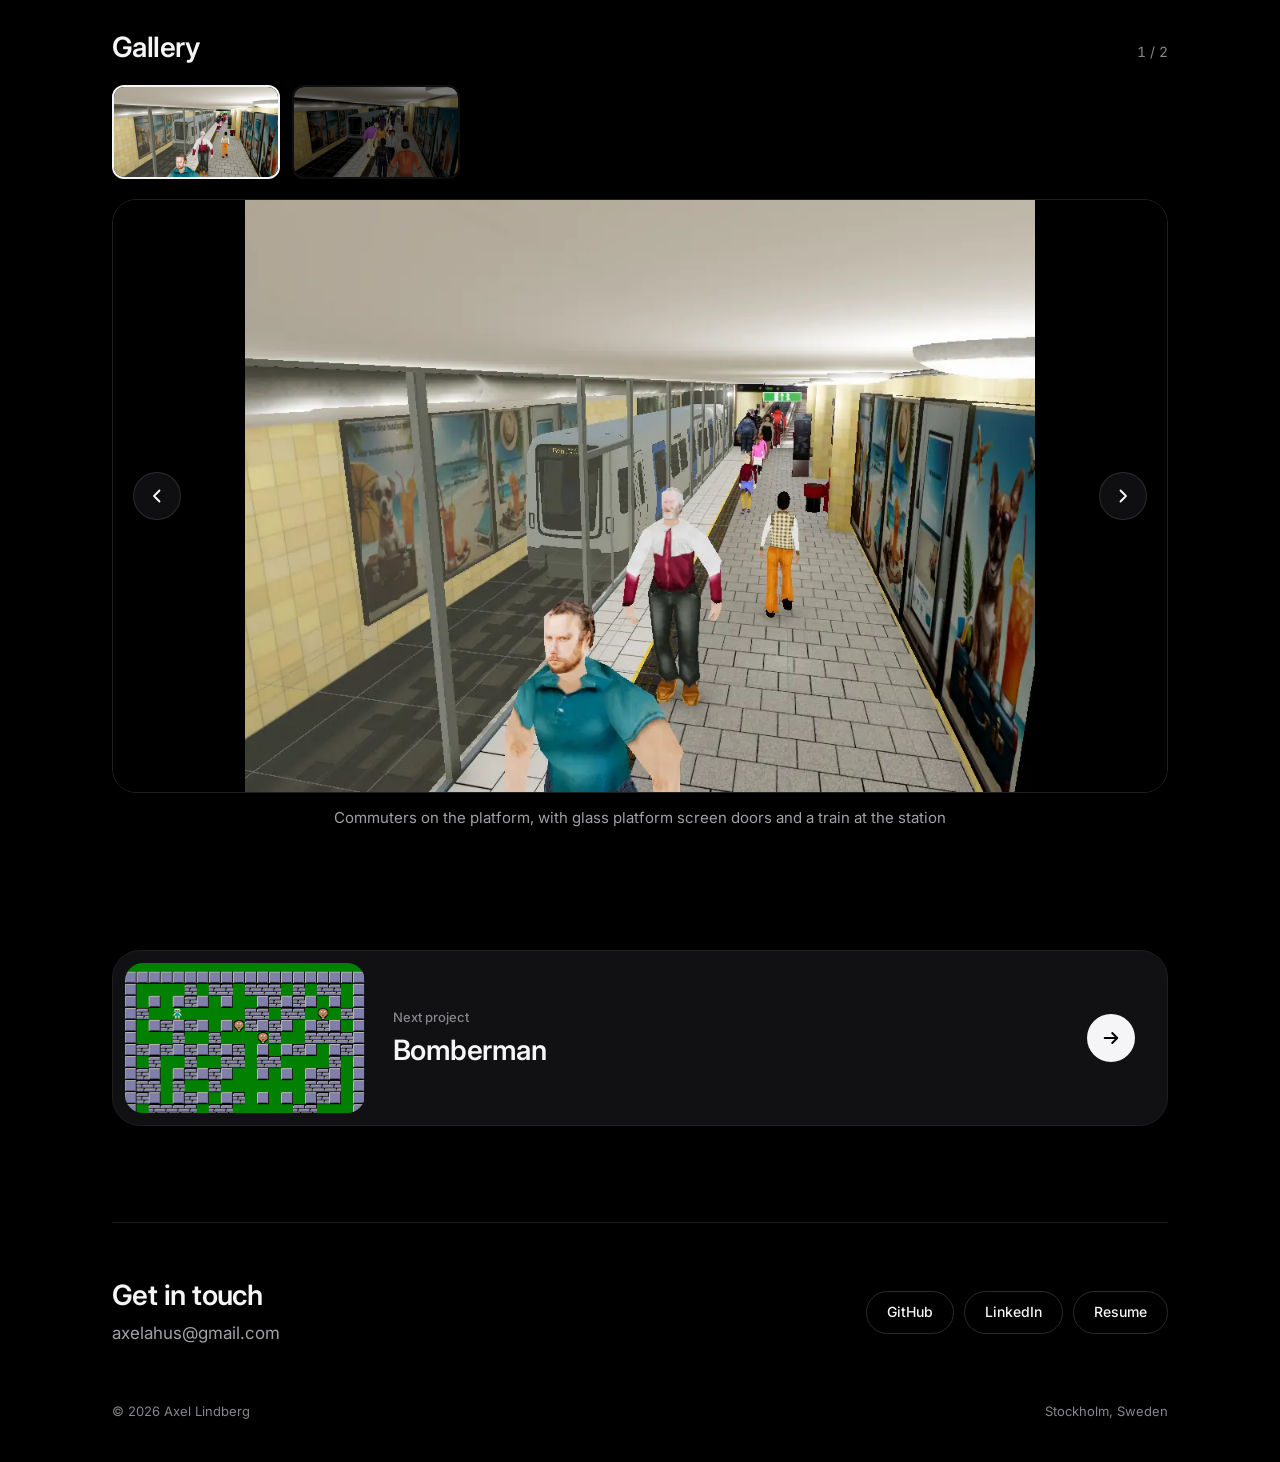
<file: projects/metroped.html>
<!DOCTYPE html>
<html lang="en">
<head>
    <meta charset="UTF-8">
    <meta name="viewport" content="width=device-width, initial-scale=1.0">

    <!-- Google Analytics: see js/analytics.js -->
    <script src="../js/analytics.js"></script>

    <title>MetroPed — Axel Lindberg</title>
    <meta name="description" content="MetroPed: improving realism in a VR simulation of a Stockholm metro station, built with a Scrum team in collaboration with ESAL at KTH.">

    <meta property="og:type" content="article">
    <meta property="og:title" content="MetroPed — Axel Lindberg">
    <meta property="og:description" content="Improving realism in a metro station VR simulation, built with a Scrum team in collaboration with ESAL at KTH.">
    <meta property="og:url" content="https://axel-lindberg.github.io/Portfolio/projects/metroped.html">
    <meta property="og:image" content="https://axel-lindberg.github.io/Portfolio/images/metroped.webp">
    <meta name="twitter:card" content="summary_large_image">
    <meta name="theme-color" content="#000000">

    <link rel="icon" href="../images/favicon.svg" type="image/svg+xml">

    <link rel="preconnect" href="https://fonts.googleapis.com">
    <link rel="preconnect" href="https://fonts.gstatic.com" crossorigin>
    <link href="https://fonts.googleapis.com/css2?family=Inter:wght@400;500;600;700&display=swap" rel="stylesheet">

    <link rel="stylesheet" href="../styles.css">
</head>
<body>
    <header class="container">
        <nav class="site-nav" aria-label="Main">
            <a href="../index.html#projects" class="back-link">
                <svg class="icon" viewBox="0 0 16 16" fill="none" stroke="currentColor" stroke-width="1.6" stroke-linecap="round" stroke-linejoin="round" aria-hidden="true"><path d="M10 3L5 8l5 5"/></svg>
                <span>All projects</span>
            </a>
            <ul class="pill-nav">
                <li><a href="../index.html#projects" class="is-active">Projects</a></li>
                <li><a href="../resume/Axel_Lindberg_Resume.pdf" target="_blank" rel="noopener noreferrer">Resume</a></li>
                <li><a href="#contact">Contact</a></li>
            </ul>
        </nav>
    </header>

    <main class="container">
        <header class="project-header">
            <div class="label-row start">
                <span class="label">Industry collaboration · VR</span>
            </div>
            <h1>MetroPed</h1>
            <p class="project-intro">
                Improving realism in a VR simulation of a Stockholm metro station, built with
                a Scrum team in collaboration with ESAL at KTH.
            </p>
            <div class="header-row">
                <ul class="tags tags-lg" aria-label="Technologies">
                    <li>C#</li>
                    <li>Unity</li>
                    <li>Scrum</li>
                    <li>Agile</li>
                </ul>
                <div class="header-actions">
                    <a href="https://github.com/CO22MO/Crowd-Simulator-and-Tbana-Reconstruction-Fork" target="_blank" rel="noopener noreferrer" class="btn btn-secondary">
                        <span>View on GitHub</span>
                        <svg class="icon" viewBox="0 0 16 16" fill="none" stroke="currentColor" stroke-width="1.6" stroke-linecap="round" stroke-linejoin="round" aria-hidden="true"><path d="M5 11L11 5M6 5h5v5"/></svg>
                    </a>
                    <a href="../resume/MetroPed_Report.pdf" download="MetroPed_Report.pdf" class="btn btn-primary">
                        <span>Download report</span>
                        <svg class="icon" viewBox="0 0 16 16" fill="none" stroke="currentColor" stroke-width="1.6" stroke-linecap="round" stroke-linejoin="round" aria-hidden="true"><path d="M8 2.5v8M4.5 7L8 10.5 11.5 7M3 13.5h10"/></svg>
                    </a>
                </div>
            </div>
        </header>

        <dl class="facts">
            <div><dt>Role</dt><dd>Software project lead</dd></div>
            <div><dt>Team</dt><dd>6 developers</dd></div>
            <div><dt>Timeline</dt><dd>Dec 2025 – Jun 2026</dd></div>
        </dl>

        <div class="media-stack">
            <figure class="media-frame">
                <video controls muted playsinline preload="metadata" poster="../images/metroped.webp">
                    <source src="../videos/MetroPed_Part1_The_Station_short_720.mp4" type="video/mp4">
                    Your browser does not support the video tag.
                </video>
                <figcaption class="media-caption">Part 1 · The station</figcaption>
            </figure>
            <figure class="media-frame">
                <video controls muted playsinline preload="metadata" poster="../images/metroped_screenshot1.webp">
                    <source src="../videos/MetroPed_Part2_Impostor_Rendering_short_720.mp4" type="video/mp4">
                    Your browser does not support the video tag.
                </video>
                <figcaption class="media-caption">Part 2 · Impostor rendering</figcaption>
            </figure>
        </div>

        <section class="split" aria-labelledby="overview-title">
            <h2 id="overview-title">Overview</h2>
            <div class="split-body">
                <p class="lead">A virtual reality simulation of Stockholm's metro, built to help researchers study how people perceive safety and behave in public transport.</p>
                <p class="body-text">MetroPed was developed in collaboration with ESAL at KTH Royal Institute of Technology. Our work focused on making the simulation more realistic and immersive by improving visual fidelity, lighting, environmental assets, spatial audio and crowd rendering. The full project report goes deeper into everything on this page.</p>
            </div>
        </section>

        <section class="features" aria-label="Highlights">
            <article class="feature">
                <span class="feature-icon" aria-hidden="true">
                    <svg class="icon-20" viewBox="0 0 24 24" fill="none" stroke="currentColor" stroke-width="1.6" stroke-linecap="round" stroke-linejoin="round"><path d="M3 9a2 2 0 0 1 2-2h14a2 2 0 0 1 2 2v6a2 2 0 0 1-2 2h-3.5l-2-2.5h-3l-2 2.5H5a2 2 0 0 1-2-2z"/><circle cx="8" cy="11.5" r="1.5"/><circle cx="16" cy="11.5" r="1.5"/></svg>
                </span>
                <h3>Immersive VR</h3>
                <p>A virtual reality simulation of a Stockholm metro station.</p>
            </article>
            <article class="feature">
                <span class="feature-icon" aria-hidden="true">
                    <svg class="icon-20" viewBox="0 0 24 24" fill="none" stroke="currentColor" stroke-width="1.6" stroke-linecap="round" stroke-linejoin="round"><path d="M9 3h6M10 3v6l-5.5 9.5A1.7 1.7 0 0 0 6 21h12a1.7 1.7 0 0 0 1.5-2.5L14 9V3M7.5 15h9"/></svg>
                </span>
                <h3>Research tool</h3>
                <p>Supports ESAL's research into perceived safety and behaviour.</p>
            </article>
            <article class="feature">
                <span class="feature-icon" aria-hidden="true">
                    <svg class="icon-20" viewBox="0 0 24 24" fill="none" stroke="currentColor" stroke-width="1.6" stroke-linecap="round" stroke-linejoin="round"><path d="M11 3l1.7 4.8L17.5 9.5l-4.8 1.7L11 16l-1.7-4.8L4.5 9.5l4.8-1.7z"/><path d="M18 15v5M15.5 17.5h5"/></svg>
                </span>
                <h3>More realism</h3>
                <p>Better lighting, assets, spatial audio and crowd rendering.</p>
            </article>
        </section>

        <section class="split" aria-labelledby="role-title">
            <h2 id="role-title">My role</h2>
            <div class="stack">
                <div>
                    <h3>Project management</h3>
                    <p>Led a team of six developers as Scrum Master, managing sprints and project risks with Agile and Scrum, and delivered a client-validated MVP ahead of schedule.</p>
                </div>
                <div>
                    <h3>Impostor rendering</h3>
                    <p>Engineered a custom impostor rendering pipeline in Unity and C#, reducing per-character draw calls by 50% and frame time by 32% in desktop benchmarks without compromising visual fidelity, enabling larger and more realistic crowd simulations.</p>
                </div>
                <div>
                    <h3>Git &amp; documentation</h3>
                    <p>Designed the team's Git workflow and maintained thorough documentation to keep the project scalable and make the handover to stakeholders seamless.</p>
                </div>
            </div>
        </section>

        <section class="gallery" data-gallery aria-labelledby="gallery-title">
            <div class="gallery-head">
                <h2 id="gallery-title">Gallery</h2>
                <span class="gallery-counter" data-gallery-counter>1 / 2</span>
            </div>
            <div class="gallery-strip" data-gallery-strip>
                <button type="button" class="gallery-thumb is-selected" data-gallery-thumb data-full="../images/metroped.webp" data-caption="Commuters on the platform, with glass platform screen doors and a train at the station" aria-pressed="true" aria-label="Show image 1: Commuters on the platform, with glass platform screen doors and a train at the station">
                    <img src="../images/metroped.webp" alt="" width="336" height="189" loading="lazy">
                </button>
                <button type="button" class="gallery-thumb" data-gallery-thumb data-full="../images/metroped_screenshot1.webp" data-caption="A crowd of commuters walking along the platform beside the train" aria-pressed="false" aria-label="Show image 2: A crowd of commuters walking along the platform beside the train">
                    <img src="../images/metroped_screenshot1.webp" alt="" width="336" height="189" loading="lazy">
                </button>
            </div>
            <figure class="gallery-figure">
                <div class="gallery-viewer">
                    <img src="../images/metroped.webp" alt="Commuters on the platform, with glass platform screen doors and a train at the station" width="1600" height="900" loading="lazy" data-gallery-image>
                    <button type="button" class="gallery-nav gallery-prev" data-gallery-prev aria-label="Previous image"><svg viewBox="0 0 20 20" fill="none" stroke="currentColor" stroke-width="1.8" stroke-linecap="round" stroke-linejoin="round" aria-hidden="true"><path d="M12.5 4.5L7 10l5.5 5.5"/></svg></button>
                    <button type="button" class="gallery-nav gallery-next" data-gallery-next aria-label="Next image"><svg viewBox="0 0 20 20" fill="none" stroke="currentColor" stroke-width="1.8" stroke-linecap="round" stroke-linejoin="round" aria-hidden="true"><path d="M7.5 4.5L13 10l-5.5 5.5"/></svg></button>
                </div>
                <figcaption class="gallery-caption" data-gallery-caption aria-live="polite">Commuters on the platform, with glass platform screen doors and a train at the station</figcaption>
            </figure>
        </section>

        <nav class="next" aria-label="Next project">
            <a href="bomberman.html" class="next-card">
                <span class="next-thumb"><img src="../images/bomberman_image1.webp" alt="" width="1280" height="800" loading="lazy"></span>
                <span class="next-text">
                    <span class="label">Next project</span>
                    <span class="next-title">Bomberman</span>
                </span>
                <span class="next-arrow" aria-hidden="true">
                    <svg class="icon" viewBox="0 0 16 16" fill="none" stroke="currentColor" stroke-width="1.6" stroke-linecap="round" stroke-linejoin="round"><path d="M3 8h10M9 4l4 4-4 4"/></svg>
                </span>
            </a>
        </nav>

        <section id="contact" class="contact" aria-labelledby="contact-title">
            <div class="contact-text">
                <h2 id="contact-title">Get in touch</h2>
                <a href="mailto:axelahus@gmail.com" class="contact-email">axelahus@gmail.com</a>
            </div>
            <div class="contact-links">
                <a href="https://github.com/axel-lindberg" target="_blank" rel="noopener noreferrer" class="btn btn-small">GitHub</a>
                <a href="https://www.linkedin.com/in/axellindberg" target="_blank" rel="noopener noreferrer" class="btn btn-small">LinkedIn</a>
                <a href="../resume/Axel_Lindberg_Resume.pdf" target="_blank" rel="noopener noreferrer" class="btn btn-small">Resume</a>
            </div>
        </section>
    </main>

    <footer class="container">
        <div class="site-footer">
            <span>&copy; 2026 Axel Lindberg</span>
            <span>Stockholm, Sweden</span>
        </div>
    </footer>

    <script src="../js/gallery.js" defer></script>
</body>
</html>
</file>
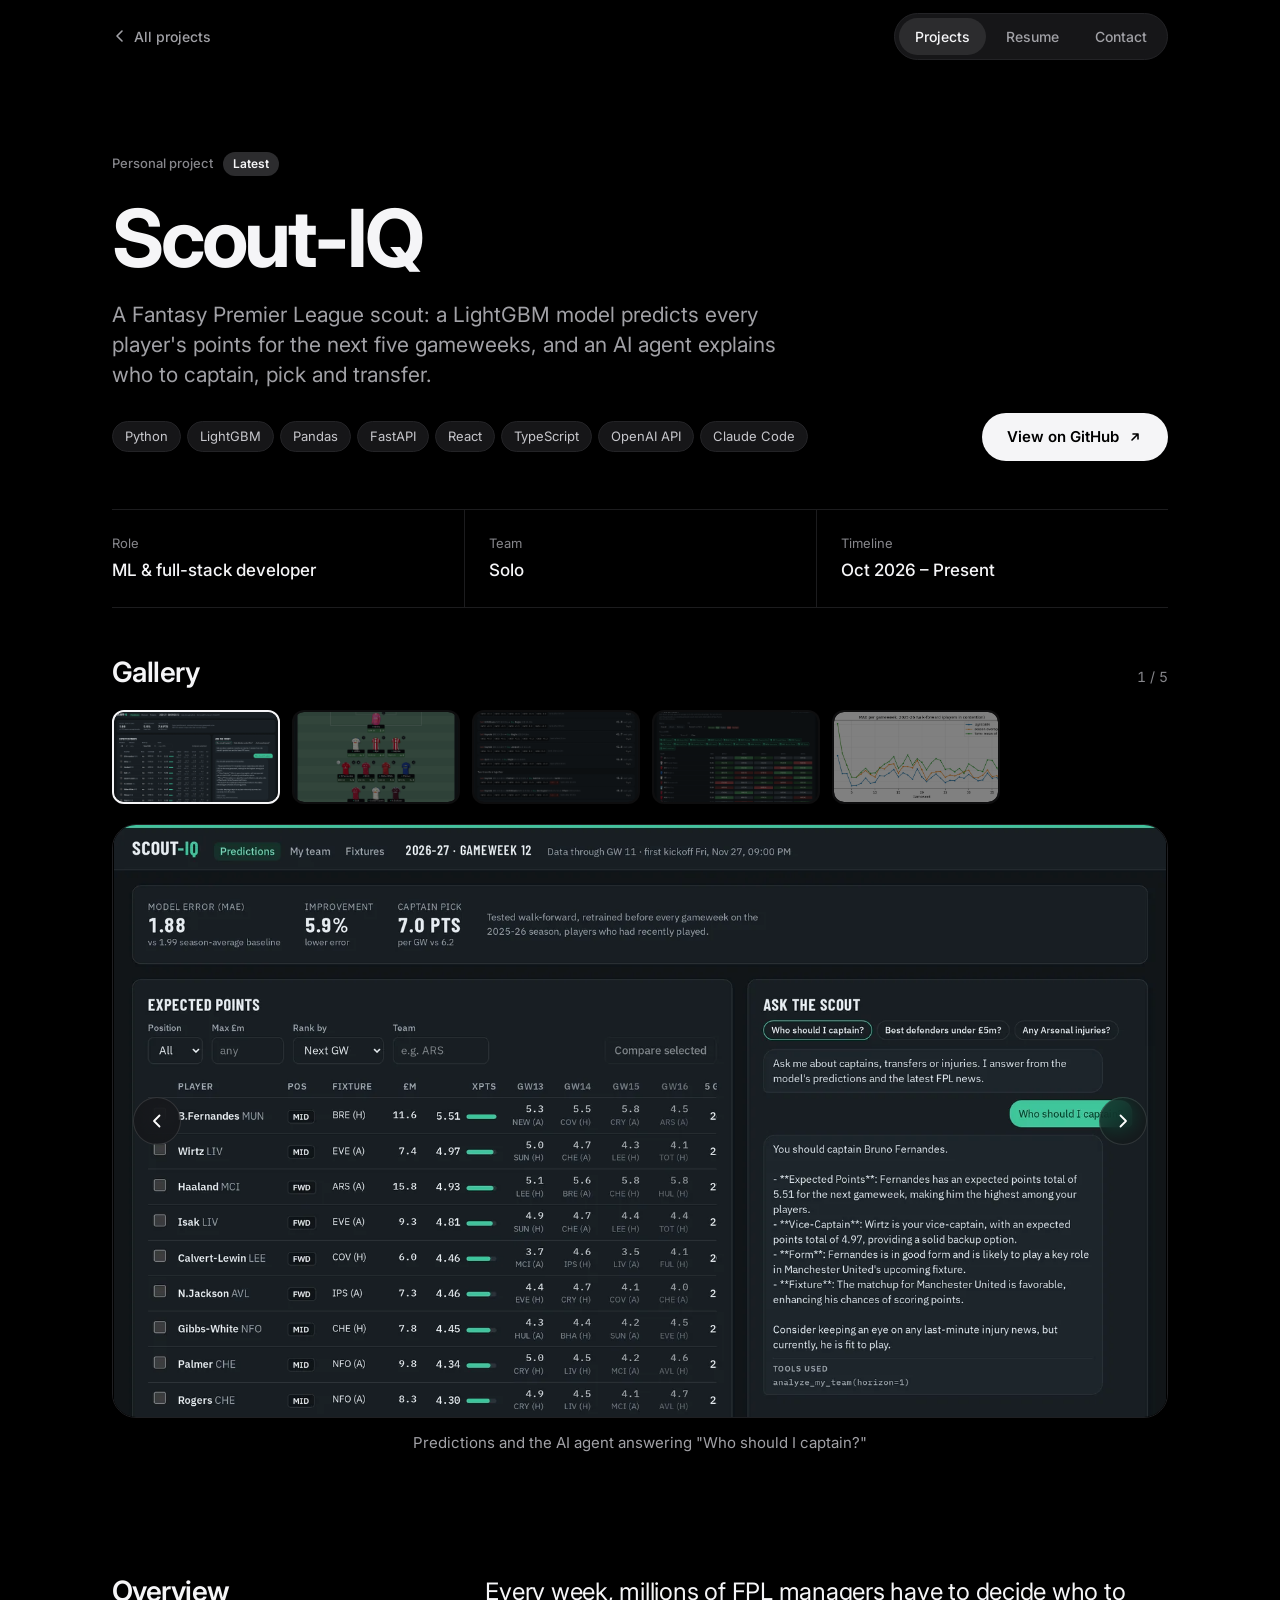
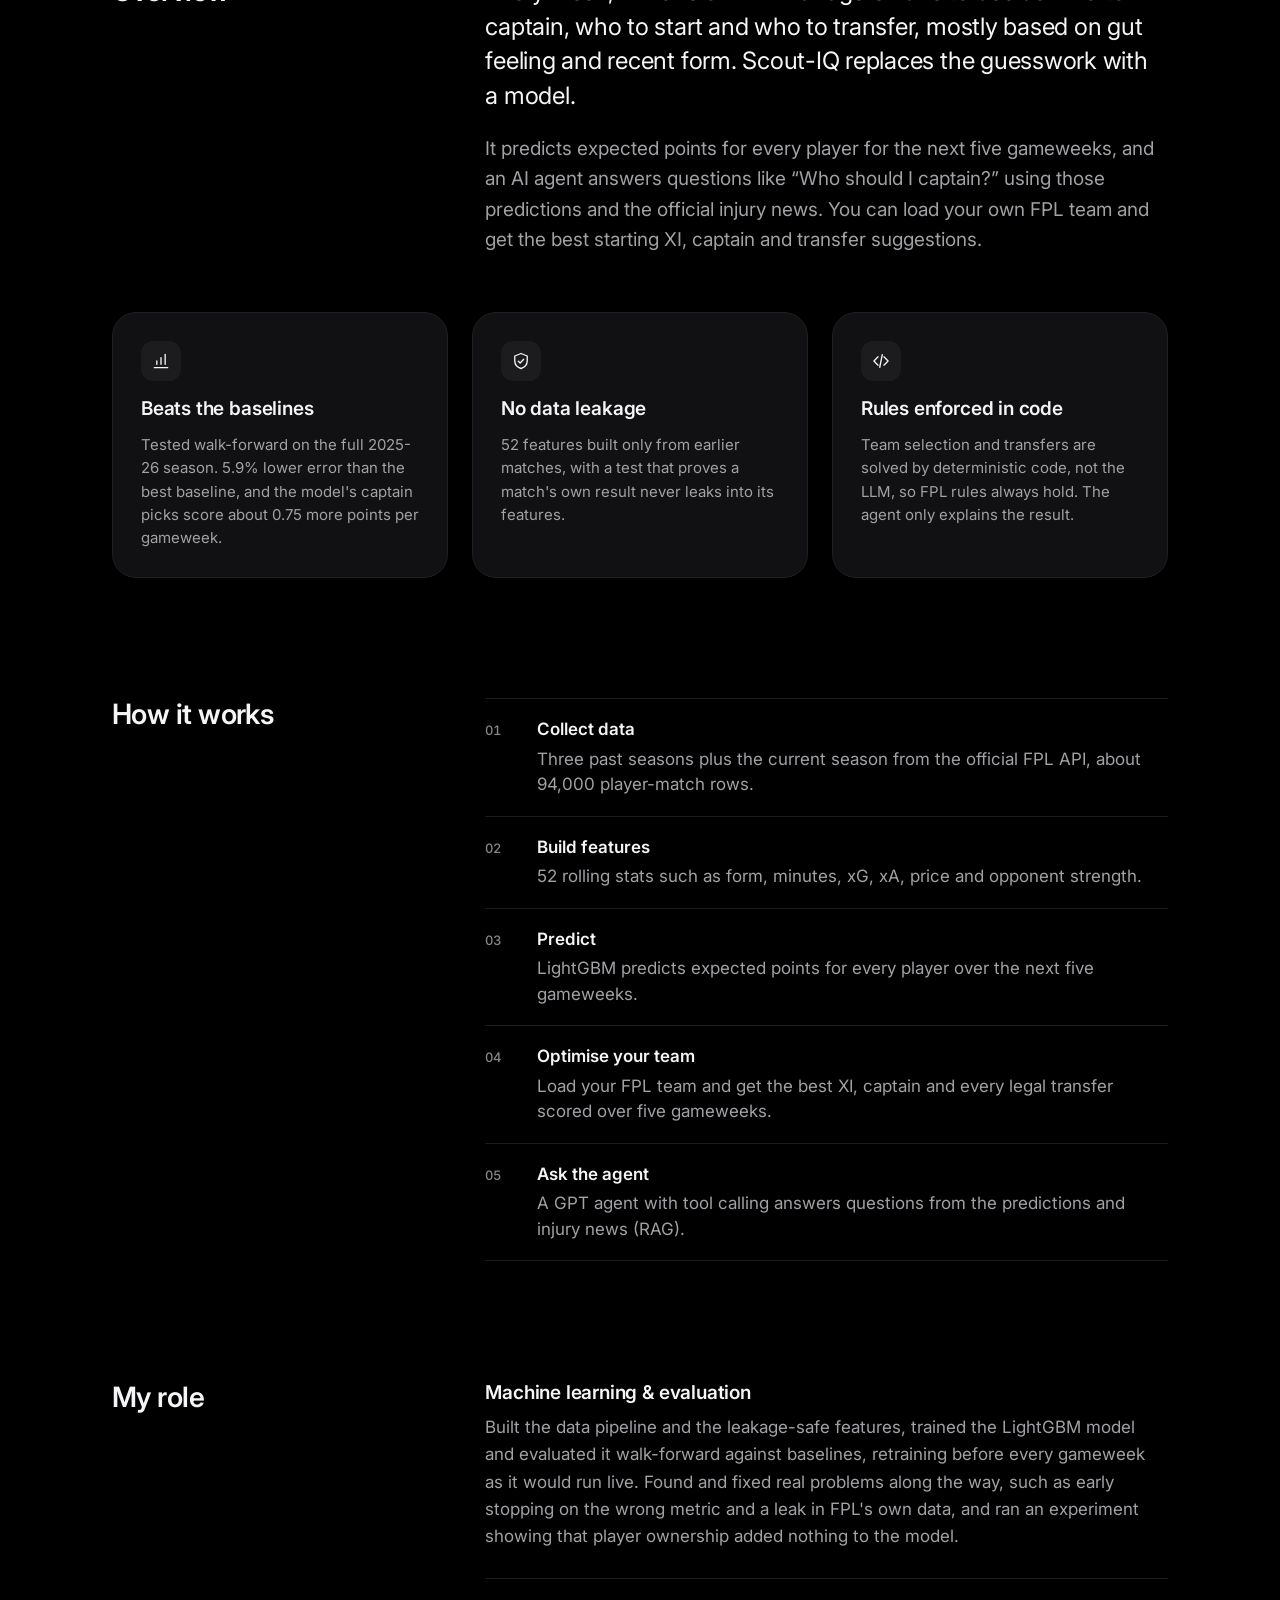
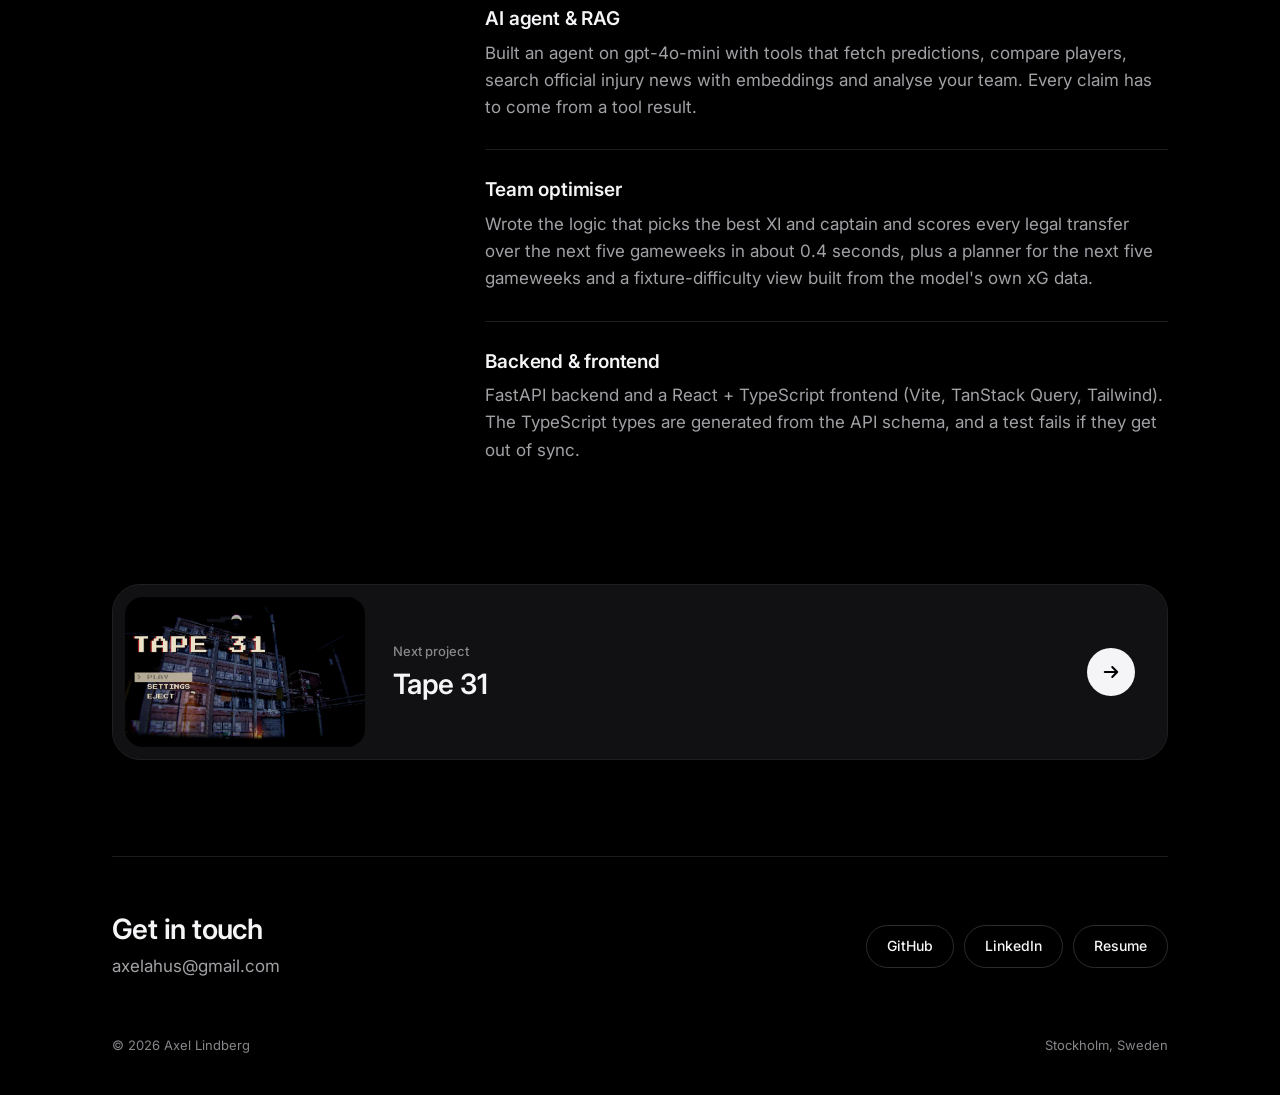
<file: projects/scout-iq.html>
<!DOCTYPE html>
<html lang="en">
<head>
    <meta charset="UTF-8">
    <meta name="viewport" content="width=device-width, initial-scale=1.0">

    <!-- Google Analytics: see js/analytics.js -->
    <script src="../js/analytics.js"></script>

    <title>Scout-IQ — Axel Lindberg</title>
    <meta name="description" content="Scout-IQ: a Fantasy Premier League scout where a LightGBM model predicts every player's points for the next five gameweeks and an AI agent explains who to captain, pick and transfer.">
    <link rel="canonical" href="https://axel-lindberg.github.io/Portfolio/projects/scout-iq.html">

    <meta property="og:type" content="article">
    <meta property="og:title" content="Scout-IQ — Axel Lindberg">
    <meta property="og:description" content="An ML model and AI agent for Fantasy Premier League.">
    <meta property="og:url" content="https://axel-lindberg.github.io/Portfolio/projects/scout-iq.html">
    <meta property="og:image" content="https://axel-lindberg.github.io/Portfolio/images/scout-iq.webp">
    <meta property="og:image:alt" content="Scout-IQ predictions table with the AI agent answering &quot;Who should I captain?&quot;">
    <meta name="twitter:card" content="summary_large_image">
    <meta name="twitter:image" content="https://axel-lindberg.github.io/Portfolio/images/scout-iq.webp">
    <meta name="twitter:image:alt" content="Scout-IQ predictions table with the AI agent answering &quot;Who should I captain?&quot;">
    <meta name="theme-color" content="#000000">

    <link rel="icon" href="../images/favicon.svg" type="image/svg+xml">

    <link rel="preconnect" href="https://fonts.googleapis.com">
    <link rel="preconnect" href="https://fonts.gstatic.com" crossorigin>
    <link href="https://fonts.googleapis.com/css2?family=Inter:wght@400;500;600;700&display=swap" rel="stylesheet">

    <link rel="stylesheet" href="../styles.css">
</head>
<body>
    <header class="container">
        <nav class="site-nav" aria-label="Main">
            <a href="../index.html#projects" class="back-link">
                <svg class="icon" viewBox="0 0 16 16" fill="none" stroke="currentColor" stroke-width="1.6" stroke-linecap="round" stroke-linejoin="round" aria-hidden="true"><path d="M10 3L5 8l5 5"/></svg>
                <span>All projects</span>
            </a>
            <ul class="pill-nav">
                <li><a href="../index.html#projects" class="is-active">Projects</a></li>
                <li><a href="../resume/Axel_Lindberg_Resume.pdf" target="_blank" rel="noopener noreferrer">Resume</a></li>
                <li><a href="#contact">Contact</a></li>
            </ul>
        </nav>
    </header>

    <main class="container">
        <header class="project-header">
            <div class="label-row start">
                <span class="label">Personal project</span>
                <span class="badge">Latest</span>
            </div>
            <h1>Scout-IQ</h1>
            <p class="project-intro">
                A Fantasy Premier League scout: a LightGBM model predicts every player's points
                for the next five gameweeks, and an AI agent explains who to captain, pick and transfer.
            </p>
            <div class="header-row">
                <ul class="tags tags-lg" aria-label="Technologies">
                    <li>Python</li>
                    <li>LightGBM</li>
                    <li>Pandas</li>
                    <li>FastAPI</li>
                    <li>React</li>
                    <li>TypeScript</li>
                    <li>OpenAI API</li>
                    <li>Claude Code</li>
                </ul>
                <div class="header-actions">
                    <a href="https://github.com/axel-lindberg/scout-iq" target="_blank" rel="noopener noreferrer" class="btn btn-primary">
                        <span>View on GitHub</span>
                        <svg class="icon" viewBox="0 0 16 16" fill="none" stroke="currentColor" stroke-width="1.6" stroke-linecap="round" stroke-linejoin="round" aria-hidden="true"><path d="M5 11L11 5M6 5h5v5"/></svg>
                    </a>
                </div>
            </div>
        </header>

        <dl class="facts">
            <div><dt>Role</dt><dd>ML &amp; full-stack developer</dd></div>
            <div><dt>Team</dt><dd>Solo</dd></div>
            <div><dt>Timeline</dt><dd>Oct 2026 – Present</dd></div>
        </dl>

        <section class="gallery" data-gallery aria-labelledby="gallery-title">
            <div class="gallery-head">
                <h2 id="gallery-title">Gallery</h2>
                <span class="gallery-counter" data-gallery-counter>1 / 5</span>
            </div>
            <div class="gallery-strip" data-gallery-strip>
                <button type="button" class="gallery-thumb is-selected" data-gallery-thumb data-full="../images/scout-iq.webp" data-caption="Predictions and the AI agent answering &quot;Who should I captain?&quot;" aria-pressed="true" aria-label="Show image 1: Predictions and the AI agent answering &quot;Who should I captain?&quot;">
                    <img src="../images/scout-iq.webp" alt="" width="336" height="189" loading="lazy">
                </button>
                <button type="button" class="gallery-thumb" data-gallery-thumb data-full="../images/scout-iq_my_team.webp" data-caption="My team: the squad on the pitch with predicted points per player" aria-pressed="false" aria-label="Show image 2: My team: the squad on the pitch with predicted points per player">
                    <img src="../images/scout-iq_my_team.webp" alt="" width="336" height="189" loading="lazy">
                </button>
                <button type="button" class="gallery-thumb" data-gallery-thumb data-full="../images/scout-iq_transfers.webp" data-pad data-caption="Transfer suggestions with the points gain per gameweek" aria-pressed="false" aria-label="Show image 3: Transfer suggestions with the points gain per gameweek">
                    <img src="../images/scout-iq_transfers.webp" alt="" width="336" height="189" loading="lazy">
                </button>
                <button type="button" class="gallery-thumb" data-gallery-thumb data-full="../images/scout-iq_fixtures.webp" data-pad data-caption="Fixture difficulty for every team's next five gameweeks" aria-pressed="false" aria-label="Show image 4: Fixture difficulty for every team's next five gameweeks">
                    <img src="../images/scout-iq_fixtures.webp" alt="" width="336" height="189" loading="lazy">
                </button>
                <button type="button" class="gallery-thumb" data-gallery-thumb data-full="../images/scout-iq_mae_per_gw.webp" data-pad data-caption="Prediction error per gameweek, model vs baselines" aria-pressed="false" aria-label="Show image 5: Prediction error per gameweek, model vs baselines">
                    <img src="../images/scout-iq_mae_per_gw.webp" alt="" width="336" height="189" loading="lazy">
                </button>
            </div>
            <figure class="gallery-figure">
                <div class="gallery-viewer">
                    <img src="../images/scout-iq.webp" alt="Predictions and the AI agent answering &quot;Who should I captain?&quot;" width="1600" height="900" data-gallery-image>
                    <button type="button" class="gallery-nav gallery-prev" data-gallery-prev aria-label="Previous image"><svg viewBox="0 0 20 20" fill="none" stroke="currentColor" stroke-width="1.8" stroke-linecap="round" stroke-linejoin="round" aria-hidden="true"><path d="M12.5 4.5L7 10l5.5 5.5"/></svg></button>
                    <button type="button" class="gallery-nav gallery-next" data-gallery-next aria-label="Next image"><svg viewBox="0 0 20 20" fill="none" stroke="currentColor" stroke-width="1.8" stroke-linecap="round" stroke-linejoin="round" aria-hidden="true"><path d="M7.5 4.5L13 10l-5.5 5.5"/></svg></button>
                </div>
                <figcaption class="gallery-caption" data-gallery-caption aria-live="polite">Predictions and the AI agent answering &quot;Who should I captain?&quot;</figcaption>
            </figure>
        </section>

        <section class="split" aria-labelledby="overview-title">
            <h2 id="overview-title">Overview</h2>
            <div class="split-body">
                <p class="lead">Every week, millions of FPL managers have to decide who to captain, who to start and who to transfer, mostly based on gut feeling and recent form. Scout-IQ replaces the guesswork with a model.</p>
                <p class="body-text">It predicts expected points for every player for the next five gameweeks, and an AI agent answers questions like “Who should I captain?” using those predictions and the official injury news. You can load your own FPL team and get the best starting XI, captain and transfer suggestions.</p>
            </div>
        </section>

        <section class="features" aria-label="Highlights">
            <article class="feature">
                <span class="feature-icon" aria-hidden="true">
                    <svg class="icon-20" viewBox="0 0 24 24" fill="none" stroke="currentColor" stroke-width="1.6" stroke-linecap="round" stroke-linejoin="round"><path d="M4 20h16M7 16v-4M12 16V8M17 16V4"/></svg>
                </span>
                <h3>Beats the baselines</h3>
                <p>Tested walk-forward on the full 2025-26 season. 5.9% lower error than the best baseline, and the model's captain picks score about 0.75 more points per gameweek.</p>
            </article>
            <article class="feature">
                <span class="feature-icon" aria-hidden="true">
                    <svg class="icon-20" viewBox="0 0 24 24" fill="none" stroke="currentColor" stroke-width="1.6" stroke-linecap="round" stroke-linejoin="round"><path d="M12 3l7.5 3v5.5c0 4.6-3.2 8.3-7.5 9.5-4.3-1.2-7.5-4.9-7.5-9.5V6L12 3z"/><path d="M8.8 12.2l2.2 2.2 4.2-4.4"/></svg>
                </span>
                <h3>No data leakage</h3>
                <p>52 features built only from earlier matches, with a test that proves a match's own result never leaks into its features.</p>
            </article>
            <article class="feature">
                <span class="feature-icon" aria-hidden="true">
                    <svg class="icon-20" viewBox="0 0 24 24" fill="none" stroke="currentColor" stroke-width="1.6" stroke-linecap="round" stroke-linejoin="round"><path d="M8.5 7L3.5 12l5 5M15.5 7l5 5-5 5M13.5 4.5l-3 15"/></svg>
                </span>
                <h3>Rules enforced in code</h3>
                <p>Team selection and transfers are solved by deterministic code, not the LLM, so FPL rules always hold. The agent only explains the result.</p>
            </article>
        </section>

        <section class="split" aria-labelledby="how-title">
            <h2 id="how-title">How it works</h2>
            <ol class="steps">
                <li><strong>Collect data</strong><span>Three past seasons plus the current season from the official FPL API, about 94,000 player-match rows.</span></li>
                <li><strong>Build features</strong><span>52 rolling stats such as form, minutes, xG, xA, price and opponent strength.</span></li>
                <li><strong>Predict</strong><span>LightGBM predicts expected points for every player over the next five gameweeks.</span></li>
                <li><strong>Optimise your team</strong><span>Load your FPL team and get the best XI, captain and every legal transfer scored over five gameweeks.</span></li>
                <li><strong>Ask the agent</strong><span>A GPT agent with tool calling answers questions from the predictions and injury news (RAG).</span></li>
            </ol>
        </section>

        <section class="split" aria-labelledby="role-title">
            <h2 id="role-title">My role</h2>
            <div class="stack">
                <div>
                    <h3>Machine learning &amp; evaluation</h3>
                    <p>Built the data pipeline and the leakage-safe features, trained the LightGBM model and evaluated it walk-forward against baselines, retraining before every gameweek as it would run live. Found and fixed real problems along the way, such as early stopping on the wrong metric and a leak in FPL's own data, and ran an experiment showing that player ownership added nothing to the model.</p>
                </div>
                <div>
                    <h3>AI agent &amp; RAG</h3>
                    <p>Built an agent on gpt-4o-mini with tools that fetch predictions, compare players, search official injury news with embeddings and analyse your team. Every claim has to come from a tool result.</p>
                </div>
                <div>
                    <h3>Team optimiser</h3>
                    <p>Wrote the logic that picks the best XI and captain and scores every legal transfer over the next five gameweeks in about 0.4 seconds, plus a planner for the next five gameweeks and a fixture-difficulty view built from the model's own xG data.</p>
                </div>
                <div>
                    <h3>Backend &amp; frontend</h3>
                    <p>FastAPI backend and a React + TypeScript frontend (Vite, TanStack Query, Tailwind). The TypeScript types are generated from the API schema, and a test fails if they get out of sync.</p>
                </div>
            </div>
        </section>

        <nav class="next" aria-label="Next project">
            <a href="tape31.html" class="next-card">
                <span class="next-thumb"><img src="../images/tape31.webp" alt="" width="1280" height="800" loading="lazy"></span>
                <span class="next-text">
                    <span class="label">Next project</span>
                    <span class="next-title">Tape 31</span>
                </span>
                <span class="next-arrow" aria-hidden="true">
                    <svg class="icon" viewBox="0 0 16 16" fill="none" stroke="currentColor" stroke-width="1.6" stroke-linecap="round" stroke-linejoin="round"><path d="M3 8h10M9 4l4 4-4 4"/></svg>
                </span>
            </a>
        </nav>

        <section id="contact" class="contact" aria-labelledby="contact-title">
            <div class="contact-text">
                <h2 id="contact-title">Get in touch</h2>
                <a href="mailto:axelahus@gmail.com" class="contact-email">axelahus@gmail.com</a>
            </div>
            <div class="contact-links">
                <a href="https://github.com/axel-lindberg" target="_blank" rel="noopener noreferrer" class="btn btn-small">GitHub</a>
                <a href="https://www.linkedin.com/in/axellindberg" target="_blank" rel="noopener noreferrer" class="btn btn-small">LinkedIn</a>
                <a href="../resume/Axel_Lindberg_Resume.pdf" target="_blank" rel="noopener noreferrer" class="btn btn-small">Resume</a>
            </div>
        </section>
    </main>

    <footer class="container">
        <div class="site-footer">
            <span>&copy; 2026 Axel Lindberg</span>
            <span>Stockholm, Sweden</span>
        </div>
    </footer>

    <script src="../js/gallery.js" defer></script>
</body>
</html>
</file>
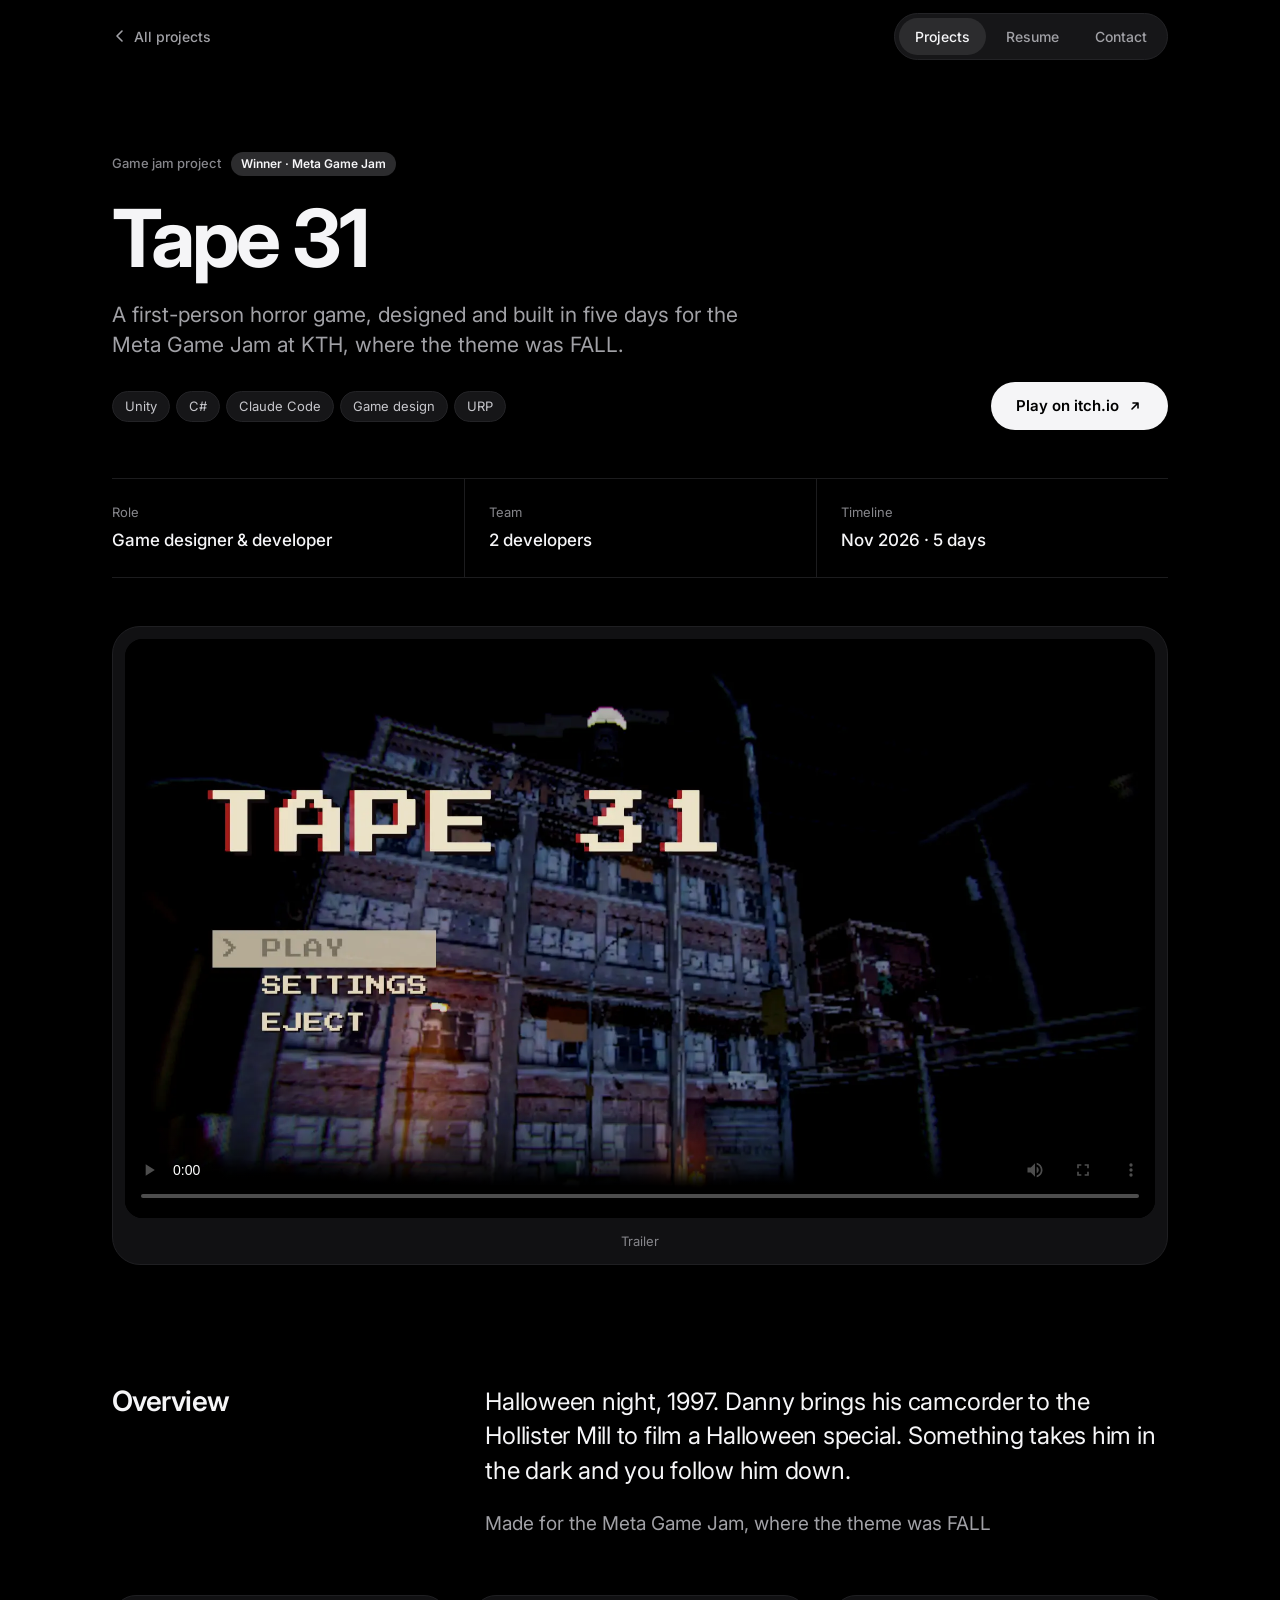
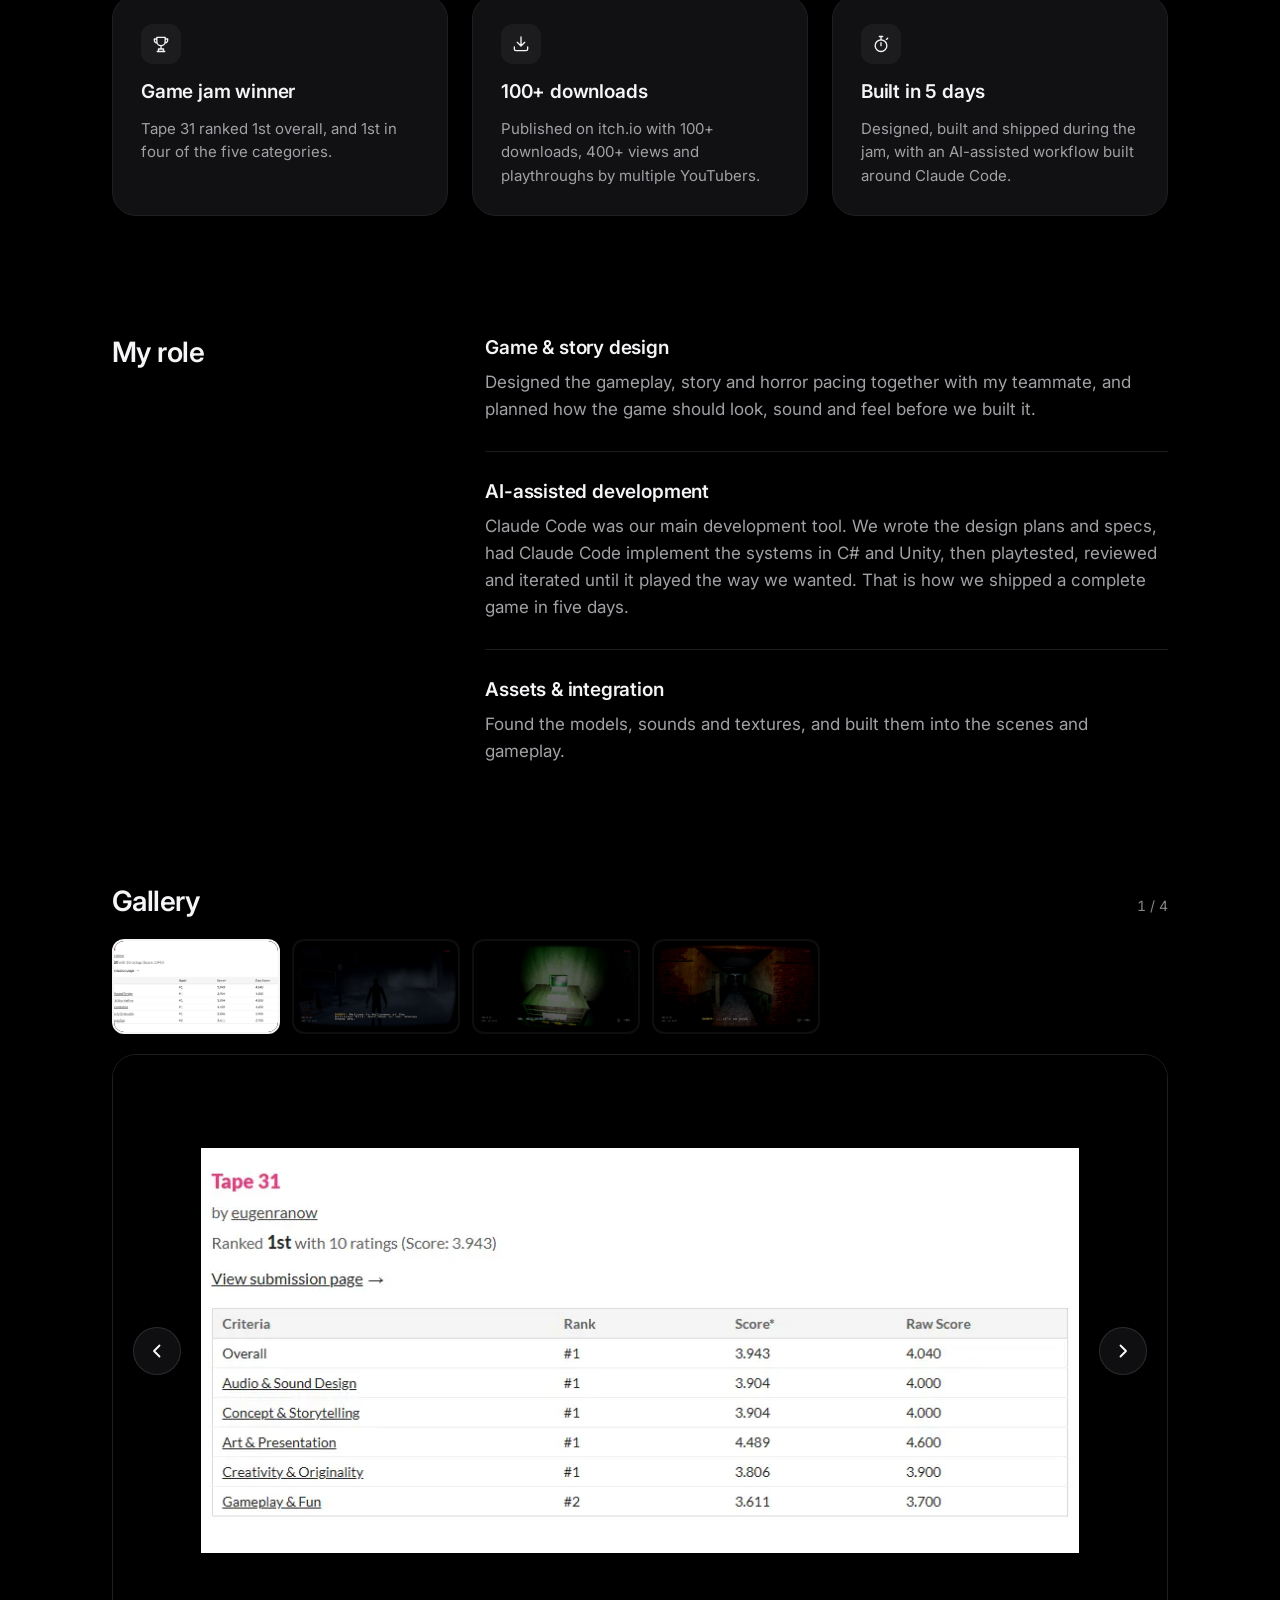
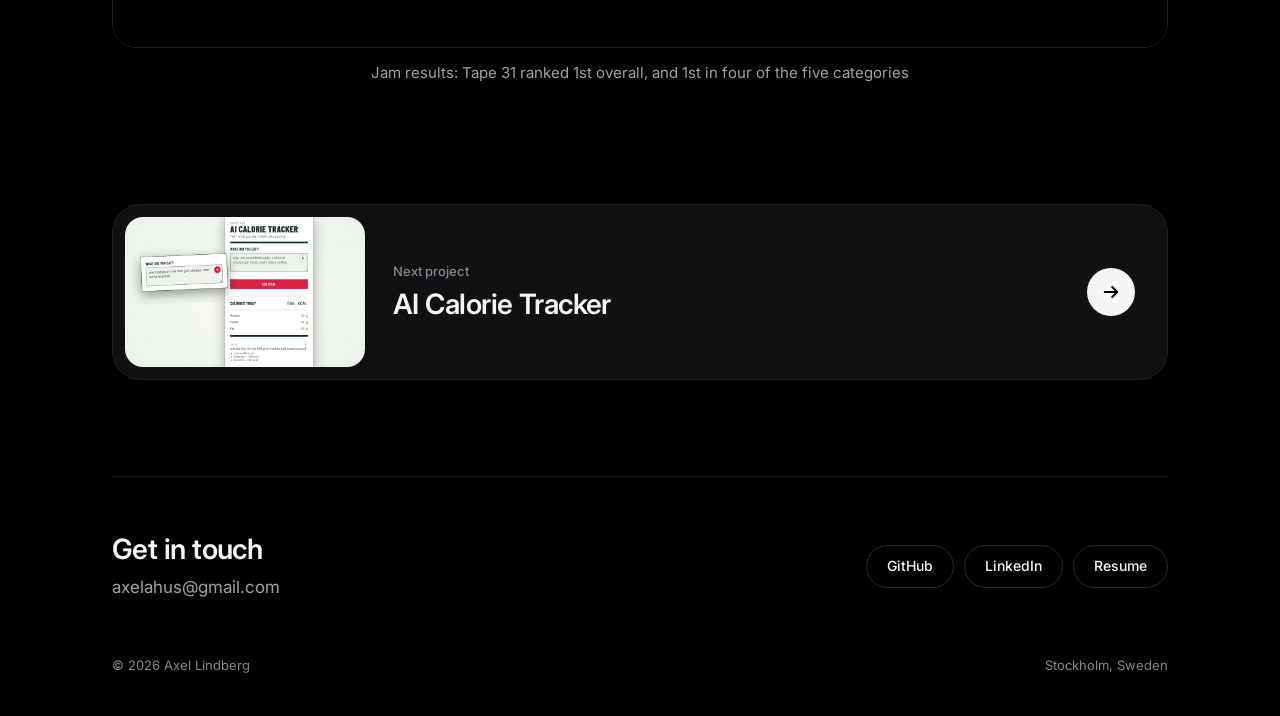
<file: projects/tape31.html>
<!DOCTYPE html>
<html lang="en">
<head>
    <meta charset="UTF-8">
    <meta name="viewport" content="width=device-width, initial-scale=1.0">

    <!-- Google Analytics: see js/analytics.js -->
    <script src="../js/analytics.js"></script>

    <title>Tape 31 — Axel Lindberg</title>
    <meta name="description" content="A first-person found-footage horror game about falling, designed and built in 5 days with Claude Code for the Meta Game Jam at KTH.">
    <link rel="canonical" href="https://axel-lindberg.github.io/Portfolio/projects/tape31.html">

    <meta property="og:type" content="article">
    <meta property="og:title" content="Tape 31 — Axel Lindberg">
    <meta property="og:description" content="A first-person found-footage horror game about falling, designed and built in 5 days with Claude Code for the Meta Game Jam at KTH.">
    <meta property="og:url" content="https://axel-lindberg.github.io/Portfolio/projects/tape31.html">
    <meta property="og:image" content="https://axel-lindberg.github.io/Portfolio/images/tape31.webp">
    <meta property="og:image:alt" content="Tape 31 title card over a flashlight beam on a VHS camcorder feed">
    <meta name="twitter:card" content="summary_large_image">
    <meta name="twitter:image" content="https://axel-lindberg.github.io/Portfolio/images/tape31.webp">
    <meta name="twitter:image:alt" content="Tape 31 title card over a flashlight beam on a VHS camcorder feed">
    <meta name="theme-color" content="#000000">

    <link rel="icon" href="../images/favicon.svg" type="image/svg+xml">

    <link rel="preconnect" href="https://fonts.googleapis.com">
    <link rel="preconnect" href="https://fonts.gstatic.com" crossorigin>
    <link href="https://fonts.googleapis.com/css2?family=Inter:wght@400;500;600;700&display=swap" rel="stylesheet">

    <link rel="stylesheet" href="../styles.css">
</head>
<body>
    <header class="container">
        <nav class="site-nav" aria-label="Main">
            <a href="../index.html#projects" class="back-link">
                <svg class="icon" viewBox="0 0 16 16" fill="none" stroke="currentColor" stroke-width="1.6" stroke-linecap="round" stroke-linejoin="round" aria-hidden="true"><path d="M10 3L5 8l5 5"/></svg>
                <span>All projects</span>
            </a>
            <ul class="pill-nav">
                <li><a href="../index.html#projects" class="is-active">Projects</a></li>
                <li><a href="../resume/Axel_Lindberg_Resume.pdf" target="_blank" rel="noopener noreferrer">Resume</a></li>
                <li><a href="#contact">Contact</a></li>
            </ul>
        </nav>
    </header>

    <main class="container">
        <header class="project-header">
            <div class="label-row start">
                <span class="label">Game jam project</span>
                <span class="badge">Winner · Meta Game Jam</span>
            </div>
            <h1>Tape 31</h1>
            <p class="project-intro">
                A first-person horror game, designed and built in five days
                for the Meta Game Jam at KTH, where the theme was FALL.
            </p>
            <div class="header-row">
                <ul class="tags tags-lg" aria-label="Technologies">
                    <li>Unity</li>
                    <li>C#</li>
                    <li>Claude Code</li>
                    <li>Game design</li>
                    <li>URP</li>
                </ul>
                <div class="header-actions">
                    <a href="https://eugenranow.itch.io/tape-31" target="_blank" rel="noopener noreferrer" class="btn btn-primary">
                        <span>Play on itch.io</span>
                        <svg class="icon" viewBox="0 0 16 16" fill="none" stroke="currentColor" stroke-width="1.6" stroke-linecap="round" stroke-linejoin="round" aria-hidden="true"><path d="M5 11L11 5M6 5h5v5"/></svg>
                    </a>
                </div>
            </div>
        </header>

        <dl class="facts">
            <div><dt>Role</dt><dd>Game designer &amp; developer</dd></div>
            <div><dt>Team</dt><dd>2 developers</dd></div>
            <div><dt>Timeline</dt><dd>Nov 2026 · 5 days</dd></div>
        </dl>

        <figure class="media-frame">
            <video controls playsinline preload="metadata" poster="../images/tape31.webp">
                <source src="../videos/tape31_trailer_720.mp4" type="video/mp4">
                Your browser does not support the video tag.
            </video>
            <figcaption class="media-caption">Trailer</figcaption>
        </figure>

        <section class="split" aria-labelledby="overview-title">
            <h2 id="overview-title">Overview</h2>
            <div class="split-body">
                <p class="lead">Halloween night, 1997. Danny brings his camcorder to the Hollister Mill to film a Halloween special. Something takes him in the dark and you follow him down.</p>
                <p class="body-text">Made for the Meta Game Jam, where the theme was FALL</p>
            </div>
        </section>

        <section class="features" aria-label="Highlights">
            <article class="feature">
                <span class="feature-icon" aria-hidden="true">
                    <svg class="icon-20" viewBox="0 0 24 24" fill="none" stroke="currentColor" stroke-width="1.6" stroke-linecap="round" stroke-linejoin="round"><path d="M7 4h10v5a5 5 0 0 1-10 0V4zM7 6H4v1.5A3.5 3.5 0 0 0 7.5 11M17 6h3v1.5A3.5 3.5 0 0 1 16.5 11M12 14v4M9 21v-3h6v3M7.5 21h9"/></svg>
                </span>
                <h3>Game jam winner</h3>
                <p>Tape 31 ranked 1st overall, and 1st in four of the five categories.</p>
            </article>
            <article class="feature">
                <span class="feature-icon" aria-hidden="true">
                    <svg class="icon-20" viewBox="0 0 24 24" fill="none" stroke="currentColor" stroke-width="1.6" stroke-linecap="round" stroke-linejoin="round"><path d="M12 3.5v11M7.5 10l4.5 4.5 4.5-4.5M4 15.5v2.5a2 2 0 0 0 2 2h12a2 2 0 0 0 2-2v-2.5"/></svg>
                </span>
                <h3>100+ downloads</h3>
                <p>Published on itch.io with 100+ downloads, 400+ views and playthroughs by multiple YouTubers.</p>
            </article>
            <article class="feature">
                <span class="feature-icon" aria-hidden="true">
                    <svg class="icon-20" viewBox="0 0 24 24" fill="none" stroke="currentColor" stroke-width="1.6" stroke-linecap="round" stroke-linejoin="round"><circle cx="12" cy="14" r="7"/><path d="M12 14v-3.5M10 3h4M12 3v4M18.5 6.5l1.5-1.5"/></svg>
                </span>
                <h3>Built in 5 days</h3>
                <p>Designed, built and shipped during the jam, with an AI-assisted workflow built around Claude Code.</p>
            </article>
        </section>

        <section class="split" aria-labelledby="role-title">
            <h2 id="role-title">My role</h2>
            <div class="stack">
                <div>
                    <h3>Game &amp; story design</h3>
                    <p>Designed the gameplay, story and horror pacing together with my teammate, and planned how the game should look, sound and feel before we built it.</p>
                </div>
                <div>
                    <h3>AI-assisted development</h3>
                    <p>Claude Code was our main development tool. We wrote the design plans and specs, had Claude Code implement the systems in C# and Unity, then playtested, reviewed and iterated until it played the way we wanted. That is how we shipped a complete game in five days.</p>
                </div>
                <div>
                    <h3>Assets &amp; integration</h3>
                    <p>Found the models, sounds and textures, and built them into the scenes and gameplay.</p>
                </div>
            </div>
        </section>

        <section class="gallery" data-gallery aria-labelledby="gallery-title">
            <div class="gallery-head">
                <h2 id="gallery-title">Gallery</h2>
                <span class="gallery-counter" data-gallery-counter>1 / 4</span>
            </div>
            <div class="gallery-strip" data-gallery-strip>
                <button type="button" class="gallery-thumb is-selected" data-gallery-thumb data-full="../images/tape31_results.webp" data-pad data-caption="Jam results: Tape 31 ranked 1st overall, and 1st in four of the five categories" aria-pressed="true" aria-label="Show image 1: Jam results: Tape 31 ranked 1st overall, and 1st in four of the five categories">
                    <img src="../images/tape31_results.webp" alt="" width="336" height="189" loading="lazy">
                </button>
                <button type="button" class="gallery-thumb" data-gallery-thumb data-full="../images/tape31_screenshot1.webp" data-caption="Danny standing at the gates of the mill at night, seen through the camcorder" aria-pressed="false" aria-label="Show image 2: Danny standing at the gates of the mill at night, seen through the camcorder">
                    <img src="../images/tape31_screenshot1.webp" alt="" width="336" height="189" loading="lazy">
                </button>
                <button type="button" class="gallery-thumb" data-gallery-thumb data-full="../images/tape31_screenshot2.webp" data-caption="Dr. Hollister&#39;s computer log glowing in a green-lit office" aria-pressed="false" aria-label="Show image 3: Dr. Hollister&#39;s computer log glowing in a green-lit office">
                    <img src="../images/tape31_screenshot2.webp" alt="" width="336" height="189" loading="lazy">
                </button>
                <button type="button" class="gallery-thumb" data-gallery-thumb data-full="../images/tape31_screenshot3.webp" data-caption="A brick tunnel corridor beneath the mill" aria-pressed="false" aria-label="Show image 4: A brick tunnel corridor beneath the mill">
                    <img src="../images/tape31_screenshot3.webp" alt="" width="336" height="189" loading="lazy">
                </button>
            </div>
            <figure class="gallery-figure">
                <div class="gallery-viewer">
                    <img class="is-padded" src="../images/tape31_results.webp" alt="Jam results: Tape 31 ranked 1st overall, and 1st in four of the five categories" width="1600" height="900" loading="lazy" data-gallery-image>
                    <button type="button" class="gallery-nav gallery-prev" data-gallery-prev aria-label="Previous image"><svg viewBox="0 0 20 20" fill="none" stroke="currentColor" stroke-width="1.8" stroke-linecap="round" stroke-linejoin="round" aria-hidden="true"><path d="M12.5 4.5L7 10l5.5 5.5"/></svg></button>
                    <button type="button" class="gallery-nav gallery-next" data-gallery-next aria-label="Next image"><svg viewBox="0 0 20 20" fill="none" stroke="currentColor" stroke-width="1.8" stroke-linecap="round" stroke-linejoin="round" aria-hidden="true"><path d="M7.5 4.5L13 10l-5.5 5.5"/></svg></button>
                </div>
                <figcaption class="gallery-caption" data-gallery-caption aria-live="polite">Jam results: Tape 31 ranked 1st overall, and 1st in four of the five categories</figcaption>
            </figure>
        </section>

        <nav class="next" aria-label="Next project">
            <a href="ai_calorie_tracker.html" class="next-card">
                <span class="next-thumb"><img src="../images/ai-calorie-tracker.webp" alt="" width="1280" height="800" loading="lazy"></span>
                <span class="next-text">
                    <span class="label">Next project</span>
                    <span class="next-title">AI Calorie Tracker</span>
                </span>
                <span class="next-arrow" aria-hidden="true">
                    <svg class="icon" viewBox="0 0 16 16" fill="none" stroke="currentColor" stroke-width="1.6" stroke-linecap="round" stroke-linejoin="round"><path d="M3 8h10M9 4l4 4-4 4"/></svg>
                </span>
            </a>
        </nav>

        <section id="contact" class="contact" aria-labelledby="contact-title">
            <div class="contact-text">
                <h2 id="contact-title">Get in touch</h2>
                <a href="mailto:axelahus@gmail.com" class="contact-email">axelahus@gmail.com</a>
            </div>
            <div class="contact-links">
                <a href="https://github.com/axel-lindberg" target="_blank" rel="noopener noreferrer" class="btn btn-small">GitHub</a>
                <a href="https://www.linkedin.com/in/axellindberg" target="_blank" rel="noopener noreferrer" class="btn btn-small">LinkedIn</a>
                <a href="../resume/Axel_Lindberg_Resume.pdf" target="_blank" rel="noopener noreferrer" class="btn btn-small">Resume</a>
            </div>
        </section>
    </main>

    <footer class="container">
        <div class="site-footer">
            <span>&copy; 2026 Axel Lindberg</span>
            <span>Stockholm, Sweden</span>
        </div>
    </footer>

    <script src="../js/gallery.js" defer></script>
</body>
</html>
</file>
<file: styles.css>
/* =========================================================
   Axel Lindberg — Portfolio
   One shared stylesheet for the front page and project pages.
   ========================================================= */

:root {
  /* Colours */
  --bg:            #000000;
  --surface:       #111113;
  --surface-hover: #1c1c1f;
  --surface-2:     #1c1c1e;
  --surface-3:     #2c2c2e;
  --nav-bg:        #161618;
  --border:        #1f1f22;
  --border-2:      #232326;
  --border-3:      #2c2c2e;
  --border-btn:    #3a3a3c;
  --divider:       #1c1c1e;

  --text:          #f5f5f7;
  --text-2:        #a1a1a6;
  --text-3:        #86868b;
  --text-tag:      #c7c7cc;

  /* Type */
  --font: "Inter", system-ui, -apple-system, BlinkMacSystemFont, "Segoe UI", sans-serif;

  /* Radii */
  --r-card:  28px;
  --r-media: 18px;
  --r-tile:  24px;
  --r-pill:  999px;

  /* Layout */
  --max-w: 1120px;
  --pad-x: 32px;

  /* Motion */
  --ease: cubic-bezier(0.25, 0.1, 0.25, 1);
  --t-surface: 0.3s var(--ease);
  --t-media:   0.5s var(--ease);
  --t-press:   100ms ease-out;

  color-scheme: dark;
}

/* ---------- Base ---------- */
*,
*::before,
*::after { box-sizing: border-box; }

html { -webkit-text-size-adjust: 100%; text-size-adjust: 100%; }

body {
  margin: 0;
  background: var(--bg);
  color: var(--text);
  font-family: var(--font);
  font-size: 1rem;
  line-height: 1.5;
  font-optical-sizing: auto;
  -webkit-font-smoothing: antialiased;
  -moz-osx-font-smoothing: grayscale;
  overflow-x: hidden;
}

a { color: var(--text); text-decoration: none; -webkit-tap-highlight-color: transparent; }

img, video, svg { display: block; max-width: 100%; }

h1, h2, h3, p { margin: 0; }

:focus-visible {
  outline: 2px solid var(--text);
  outline-offset: 4px;
  border-radius: 6px;
}

.visually-hidden {
  position: absolute !important;
  width: 1px; height: 1px;
  padding: 0; margin: -1px;
  overflow: hidden; clip: rect(0 0 0 0);
  white-space: nowrap; border: 0;
}

.container {
  width: 100%;
  max-width: var(--max-w);
  margin: 0 auto;
  padding: 0 var(--pad-x);
}

.icon { width: 16px; height: 16px; flex: none; }
.icon-20 { width: 20px; height: 20px; flex: none; }

/* ---------- Navigation ---------- */
.site-nav {
  min-height: 72px;
  display: flex;
  align-items: center;
  justify-content: space-between;
  flex-wrap: wrap;
  gap: 12px 24px;
  padding-top: 12px;
  padding-bottom: 12px;
}

.brand {
  font-size: 14px;
  font-weight: 600;
  letter-spacing: -0.01em;
}

.back-link {
  display: inline-flex;
  align-items: center;
  gap: 6px;
  font-size: 14px;
  font-weight: 500;
  color: var(--text-2);
  transition: color var(--t-surface);
}
.back-link:hover { color: var(--text); }

.pill-nav {
  display: flex;
  gap: 4px;
  padding: 4px;
  margin: 0;
  list-style: none;
  background: var(--nav-bg);
  border: 1px solid var(--border-2);
  border-radius: var(--r-pill);
}

.pill-nav a {
  display: block;
  padding: 8px 16px;
  border-radius: var(--r-pill);
  font-size: 14px;
  font-weight: 500;
  color: var(--text-2);
  transition: color var(--t-surface), background-color var(--t-surface);
}
.pill-nav a:hover { color: var(--text); }
.pill-nav a[aria-current="page"],
.pill-nav a.is-active {
  background: var(--surface-3);
  color: var(--text);
}

/* ---------- Buttons ---------- */
.btn {
  display: inline-flex;
  align-items: center;
  justify-content: center;
  gap: 8px;
  padding: 14px 24px;
  border-radius: var(--r-pill);
  font-size: 15px;
  font-weight: 600;
  line-height: 1.2;
  white-space: nowrap;
  border: 1px solid transparent;
  transition: background-color var(--t-surface), border-color var(--t-surface), color var(--t-surface), transform var(--t-press);
}
/* Feedback on press, instantly */
.btn:active { transform: scale(0.97); }

.btn-primary { background: var(--text); color: #000; }
.btn-primary:hover { background: #ffffff; }

.btn-secondary {
  background: transparent;
  border-color: var(--border-btn);
  color: var(--text);
  font-weight: 500;
}
.btn-secondary:hover { border-color: #5a5a5e; background: rgba(255, 255, 255, 0.04); }

.btn-small {
  padding: 12px 20px;
  font-size: 14px;
  font-weight: 500;
  background: transparent;
  border-color: var(--border-3);
  color: var(--text);
}
.btn-small:hover { border-color: var(--border-btn); background: rgba(255, 255, 255, 0.04); }

/* ---------- Tags ---------- */
.tags {
  display: flex;
  flex-wrap: wrap;
  gap: 6px;
  margin: 0;
  padding: 0;
  list-style: none;
}
.tags li {
  padding: 5px 10px;
  border-radius: var(--r-pill);
  background: var(--surface-2);
  font-size: 12px;
  line-height: 1.3;
  color: var(--text-tag);
}
.tags-lg li {
  padding: 6px 12px;
  background: var(--nav-bg);
  border: 1px solid var(--border-2);
  font-size: 13px;
}

/* ---------- Labels & badges ---------- */
.label-row {
  display: flex;
  align-items: center;
  justify-content: space-between;
  flex-wrap: wrap;
  gap: 8px;
}
.label-row.start { justify-content: flex-start; gap: 10px; }

.label {
  font-size: 13px;
  font-weight: 500;
  color: var(--text-3);
}

.badge {
  display: inline-block;
  padding: 4px 10px;
  border-radius: var(--r-pill);
  background: var(--surface-3);
  font-size: 12px;
  font-weight: 600;
  line-height: 1.3;
  color: var(--text);
}

/* ---------- Arrow icon button ---------- */
.arrow-btn {
  width: 40px;
  height: 40px;
  flex: none;
  display: grid;
  place-items: center;
  border-radius: 50%;
  background: var(--surface-2);
  color: var(--text);
  transition: background-color var(--t-surface), color var(--t-surface);
}

/* =========================================================
   Front page
   ========================================================= */
.hero {
  padding: 96px 0 88px;
  display: flex;
  justify-content: space-between;
  align-items: flex-end;
  flex-wrap: wrap;
  gap: 32px;
}

.hero-text {
  max-width: 660px;
  display: flex;
  flex-direction: column;
  gap: 22px;
}

.headshot {
  width: 76px;
  height: 76px;
  border-radius: 50%;
  object-fit: cover;
  object-position: 50% 30%;
  box-shadow: 0 0 0 1px #2c2c2e, 0 0 0 5px #000, 0 0 0 6px #232326;
  margin: 6px;
}

.hero h1 {
  font-size: 60px;
  line-height: 1.06;
  font-weight: 700;
  letter-spacing: -0.035em;
  text-wrap: balance;
}
.hero h1 .muted { color: var(--text-3); }

.hero-sub {
  font-size: 18px;
  line-height: 1.5;
  color: var(--text-2);
  max-width: 520px;
}

.hero-actions {
  display: flex;
  flex-wrap: wrap;
  gap: 12px;
}

/* Section header row */
.section-head {
  display: flex;
  justify-content: space-between;
  align-items: baseline;
  gap: 16px;
  padding-bottom: 24px;
  margin-bottom: 32px;
  border-bottom: 1px solid var(--divider);
}

h2 {
  font-size: 28px;
  line-height: 1.2;
  font-weight: 600;
  letter-spacing: -0.02em;
}

.count { font-size: 14px; color: var(--text-3); }

.projects { padding-bottom: 120px; }

.project-grid {
  display: grid;
  grid-template-columns: repeat(2, minmax(0, 1fr));
  gap: 24px;
}

/* Project card — one link */
.card {
  display: flex;
  flex-direction: column;
  padding: 12px;
  background: var(--surface);
  border: 1px solid var(--border);
  border-radius: var(--r-card);
  transition: background-color var(--t-surface), transform var(--t-surface);
}

.card-media {
  aspect-ratio: 16 / 10;
  border-radius: var(--r-media);
  overflow: hidden;
  background: var(--surface-2);
}
.card-media img {
  width: 100%;
  height: 100%;
  object-fit: cover;
  transition: transform var(--t-media);
}

.card-body {
  flex-grow: 1;
  display: flex;
  flex-direction: column;
  gap: 10px;
  padding: 22px 16px 16px;
}

.card h3 {
  font-size: 26px;
  line-height: 1.15;
  font-weight: 600;
  letter-spacing: -0.02em;
}

.card-desc {
  font-size: 16px;
  line-height: 1.5;
  color: var(--text-2);
}

.card-foot {
  margin-top: auto;
  padding-top: 14px;
  display: flex;
  align-items: flex-end;
  justify-content: space-between;
  gap: 16px;
}

.card:hover { background: var(--surface-hover); transform: translateY(-2px); }
.card:hover .card-media img { transform: scale(1.03); }
.card:hover .arrow-btn { background: var(--text); color: #000; }
.card:active { transform: translateY(0) scale(0.995); transition-duration: 100ms; }

/* ---------- Contact row ---------- */
.contact {
  border-top: 1px solid var(--divider);
  padding: 56px 0;
  display: flex;
  justify-content: space-between;
  align-items: center;
  flex-wrap: wrap;
  gap: 24px;
}
.contact-text { display: flex; flex-direction: column; gap: 8px; }
.contact-email {
  font-size: 17px;
  color: var(--text-2);
  transition: color var(--t-surface);
  overflow-wrap: anywhere;
}
.contact-email:hover { color: var(--text); }
.contact-links { display: flex; flex-wrap: wrap; gap: 10px; }

/* ---------- Footer ---------- */
.site-footer {
  padding: 0 0 40px;
  display: flex;
  justify-content: space-between;
  flex-wrap: wrap;
  gap: 8px 24px;
  font-size: 13px;
  color: var(--text-3);
}

/* =========================================================
   Project page
   ========================================================= */
.project-header {
  padding: 80px 0 48px;
  display: flex;
  flex-direction: column;
  gap: 22px;
}

.project-header h1 {
  font-size: 80px;
  line-height: 1;
  font-weight: 700;
  letter-spacing: -0.04em;
  text-wrap: balance;
}

.project-intro {
  max-width: 680px;
  font-size: 21px;
  line-height: 1.45;
  color: var(--text-2);
  text-wrap: pretty;
}

.header-row {
  display: flex;
  justify-content: space-between;
  align-items: center;
  flex-wrap: wrap;
  gap: 20px;
}
.header-actions { display: flex; flex-wrap: wrap; gap: 12px; }

/* Facts strip */
.facts {
  display: grid;
  grid-template-columns: repeat(3, minmax(0, 1fr));
  margin: 0 0 48px;
  border-top: 1px solid var(--divider);
  border-bottom: 1px solid var(--divider);
}
.facts > div { padding: 24px 0; display: flex; flex-direction: column; gap: 6px; }
.facts > div + div { padding-left: 24px; padding-right: 24px; border-left: 1px solid var(--divider); }
.facts dt { font-size: 13px; color: var(--text-3); }
.facts dd { margin: 0; font-size: 17px; font-weight: 500; line-height: 1.4; }

/* Media frame */
.media-frame {
  margin: 0;
  padding: 12px;
  background: var(--surface);
  border: 1px solid var(--border);
  border-radius: var(--r-card);
}
.media-frame video,
.media-frame img {
  width: 100%;
  aspect-ratio: 16 / 9;
  border-radius: var(--r-media);
  height: auto;
  background: #000;
  object-fit: contain;
}

.media-caption {
  margin-top: 14px;
  text-align: center;
  font-size: 13px;
  color: var(--text-3);
}
.media-stack { display: flex; flex-direction: column; gap: 40px; }

/* Two-column text sections */
.split {
  padding-top: 120px;
  display: grid;
  grid-template-columns: minmax(0, 1fr) minmax(0, 2fr);
  gap: 32px;
}
.split-body { display: flex; flex-direction: column; gap: 20px; }

.lead {
  font-size: 24px;
  line-height: 1.45;
  letter-spacing: -0.01em;
  color: var(--text);
  text-wrap: pretty;
}
.body-text {
  font-size: 19px;
  line-height: 1.6;
  color: var(--text-2);
  text-wrap: pretty;
}

/* Feature cards */
.features {
  padding-top: 56px;
  display: grid;
  grid-template-columns: repeat(3, minmax(0, 1fr));
  gap: 24px;
}
.feature {
  display: flex;
  flex-direction: column;
  gap: 12px;
  padding: 28px;
  background: var(--surface);
  border: 1px solid var(--border);
  border-radius: var(--r-tile);
}
.feature-icon {
  width: 40px;
  height: 40px;
  display: grid;
  place-items: center;
  border-radius: 12px;
  background: var(--surface-2);
  color: var(--text);
  margin-bottom: 4px;
}
.feature h3, .stack h3 { font-size: 19px; line-height: 1.3; font-weight: 600; letter-spacing: -0.01em; }
.feature p { font-size: 15px; line-height: 1.55; color: var(--text-2); }

/* Divided stack (My role, How it works) */
.stack { display: flex; flex-direction: column; }
.stack > div { display: flex; flex-direction: column; gap: 8px; }
.stack > div + div { margin-top: 28px; padding-top: 28px; border-top: 1px solid var(--divider); }
.stack p { font-size: 17px; line-height: 1.6; color: var(--text-2); }

.steps { margin: 0; padding: 0; list-style: none; counter-reset: step; }
.steps li {
  counter-increment: step;
  display: grid;
  grid-template-columns: 40px minmax(0, 1fr);
  align-items: baseline;
  gap: 4px 12px;
  padding: 18px 0;
  border-top: 1px solid var(--divider);
}
.steps li:last-child { border-bottom: 1px solid var(--divider); }
.steps li::before {
  content: counter(step, decimal-leading-zero);
  font-size: 13px;
  font-weight: 500;
  color: var(--text-3);
  font-variant-numeric: tabular-nums;
}
.steps strong { font-size: 17px; font-weight: 600; }
.steps span { grid-column: 2; font-size: 17px; line-height: 1.5; color: var(--text-2); }

/* Gallery — thumbnail strip + large viewer (driven by js/gallery.js) */
.gallery { padding-top: 120px; }
/* Gallery in place of the hero video, on projects without one */
.facts + .gallery { padding-top: 0; }

.gallery-head {
  display: flex;
  justify-content: space-between;
  align-items: baseline;
  gap: 16px;
  margin-bottom: 20px;
}
.gallery-counter {
  font-size: 14px;
  color: var(--text-3);
  font-variant-numeric: tabular-nums;
}

.gallery-strip {
  display: flex;
  gap: 12px;
  overflow-x: auto;
  overscroll-behavior-x: contain;
  scrollbar-width: thin;
  scrollbar-color: var(--surface-3) transparent;
  /* room for focus outlines inside the scroll container */
  padding: 6px;
  margin: -6px;
  position: relative;
}

.gallery-thumb {
  flex: none;
  width: 168px;
  aspect-ratio: 16 / 9;
  padding: 0;
  border: 2px solid transparent;
  border-radius: 12px;
  overflow: hidden;
  background: var(--surface-2);
  cursor: pointer;
  opacity: 0.5;
  transition: opacity 0.25s ease, border-color 0.25s ease, transform var(--t-press);
  -webkit-tap-highlight-color: transparent;
}
.gallery-thumb img {
  width: 100%;
  height: 100%;
  object-fit: cover;
  border-radius: 10px;
}
.gallery-thumb:hover { opacity: 0.85; }
.gallery-thumb:active { transform: scale(0.97); }
.gallery-thumb[aria-pressed="true"] {
  opacity: 1;
  border-color: var(--text);
}
.gallery-thumb:focus-visible { outline-offset: 2px; border-radius: 12px; }

.gallery-figure { margin: 20px 0 0; }

.gallery-viewer {
  position: relative;
  aspect-ratio: 16 / 9;
  border-radius: var(--r-tile);
  border: 1px solid var(--border);
  background: var(--surface);
  overflow: hidden;
}
.gallery-viewer img {
  width: 100%;
  height: 100%;
  object-fit: contain;
  background: #000;
  opacity: 1;
  transition: opacity 0.2s ease;
}
.gallery-viewer img.is-fading { opacity: 0; transition-duration: 0.1s; }
.gallery-viewer img.is-padded { padding: 0 88px; }

.gallery-nav {
  position: absolute;
  top: 50%;
  width: 48px;
  height: 48px;
  margin-top: -24px;
  display: grid;
  place-items: center;
  padding: 0;
  border-radius: 50%;
  border: 1px solid rgba(255, 255, 255, 0.12);
  background: rgba(22, 22, 24, 0.72);
  -webkit-backdrop-filter: blur(12px) saturate(160%);
  backdrop-filter: blur(12px) saturate(160%);
  color: #fff;
  cursor: pointer;
  transition: background-color 0.25s ease, transform var(--t-press);
  -webkit-tap-highlight-color: transparent;
}
.gallery-nav svg { width: 20px; height: 20px; }
.gallery-nav:hover { background: rgba(44, 44, 46, 0.9); }
.gallery-nav:active { transform: scale(0.94); }
.gallery-prev { left: 20px; }
.gallery-next { right: 20px; }

.gallery-caption {
  margin-top: 14px;
  text-align: center;
  font-size: 15px;
  line-height: 1.5;
  color: var(--text-2);
}

/* One image: no strip, arrows or counter needed */
.gallery[data-single] .gallery-strip,
.gallery[data-single] .gallery-nav,
.gallery[data-single] .gallery-counter { display: none; }
.gallery[data-single] .gallery-figure { margin-top: 0; }

/* Next project */
.next { padding: 120px 0 96px; }
.next-card {
  display: flex;
  align-items: center;
  flex-wrap: wrap;
  gap: 28px;
  padding: 12px 32px 12px 12px;
  background: var(--surface);
  border: 1px solid var(--border);
  border-radius: var(--r-card);
  transition: background-color var(--t-surface), transform var(--t-press);
}
.next-thumb {
  width: 240px;
  aspect-ratio: 16 / 10;
  border-radius: var(--r-media);
  overflow: hidden;
  background: var(--surface-2);
  flex: none;
}
.next-thumb img { width: 100%; height: 100%; object-fit: cover; transition: transform var(--t-media); }
.next-text { display: flex; flex-direction: column; gap: 6px; flex: 1 1 200px; min-width: 0; }
.next-title { font-size: 28px; line-height: 1.2; font-weight: 600; letter-spacing: -0.02em; }
.next-arrow {
  width: 48px;
  height: 48px;
  flex: none;
  display: grid;
  place-items: center;
  border-radius: 50%;
  background: var(--text);
  color: #000;
}
.next-arrow .icon { width: 20px; height: 20px; }
.next-card:hover { background: var(--surface-hover); }
.next-card:hover .next-thumb img { transform: scale(1.04); }
.next-card:active { transform: scale(0.995); }

/* =========================================================
   Responsive
   ========================================================= */
@media (max-width: 760px) {
  .project-grid,
  .features,
  .split { grid-template-columns: minmax(0, 1fr); }

  .gallery-thumb { width: 120px; }
  .gallery-nav { width: 40px; height: 40px; margin-top: -20px; }
  .gallery-nav svg { width: 18px; height: 18px; }
  .gallery-viewer img.is-padded { padding: 0 64px; }

  .hero { padding: 64px 0 64px; }
  .hero h1 { font-size: 40px; line-height: 1.08; }
  .project-header { padding: 56px 0 40px; }
  .project-header h1 { font-size: 52px; }
  .project-intro { font-size: 19px; }
  .lead { font-size: 21px; }
  .body-text { font-size: 17px; }

  .split { padding-top: 88px; gap: 20px; }
  .gallery { padding-top: 88px; }
  .next { padding: 88px 0 72px; }

  .facts { grid-template-columns: minmax(0, 1fr); border-bottom: 0; }
  .facts > div,
  .facts > div + div { padding: 18px 0; border-left: 0; border-bottom: 1px solid var(--divider); }

  .next-card { padding: 12px; gap: 20px; }
  .next-thumb { width: 100%; }
  .next-text { padding-left: 8px; }
  .next-arrow { margin: 0 8px 8px auto; }
}

@media (max-width: 480px) {
  :root { --pad-x: 20px; }
  .hero h1 { font-size: 36px; }
  .project-header h1 { font-size: 44px; }
  .card h3 { font-size: 24px; }
  .card-body { padding: 18px 8px 8px; }
  .feature { padding: 24px; }
  .btn { padding: 13px 20px; }
}

/* =========================================================
   Accessibility preferences
   ========================================================= */
@media (prefers-reduced-motion: reduce) {
  *, *::before, *::after { transition-duration: 0.01ms !important; }
  .card:hover,
  .card:active,
  .next-card:active,
  .btn:active { transform: none; }
  .card:hover .card-media img,
  .next-card:hover .next-thumb img { transform: none; }
  .gallery-viewer img,
  .gallery-viewer img.is-fading { transition: none; opacity: 1; }
  .gallery-thumb:active,
  .gallery-nav:active { transform: none; }
}

@media (prefers-reduced-transparency: reduce) {
  .gallery-nav {
    background: #1c1c1e;
    -webkit-backdrop-filter: none;
    backdrop-filter: none;
  }
}

@media (prefers-contrast: more) {
  :root {
    --text-2: #c7c7cc;
    --text-3: #a1a1a6;
    --border: #48484a;
    --border-2: #48484a;
    --divider: #3a3a3c;
  }
}
</file>
